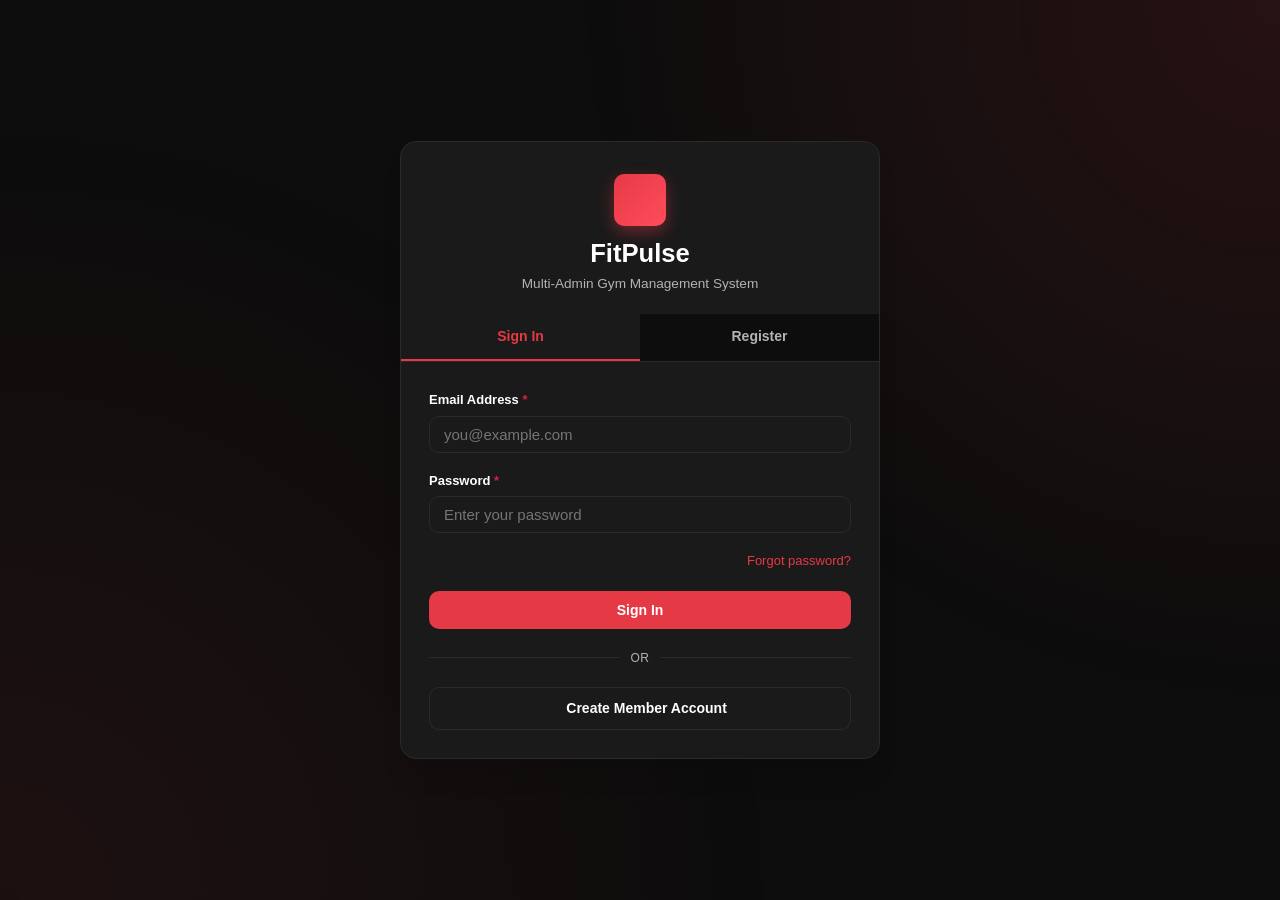
<file: index.html>
<!DOCTYPE html>
<html lang="en">
<head>
  <meta charset="UTF-8">
  <meta name="viewport" content="width=device-width, initial-scale=1.0">
  <meta name="description" content="FitPulse - Multi-Admin Gym Management System">
  <title>FitPulse | Gym Management System</title>
  <link rel="preconnect" href="https://fonts.googleapis.com">
  <link rel="preconnect" href="https://fonts.gstatic.com" crossorigin>
  <link href="https://fonts.googleapis.com/css2?family=Inter:wght@400;600;700&family=Plus+Jakarta+Sans:wght@600;700;800&display=swap" rel="stylesheet">
  <link rel="stylesheet" href="https://cdnjs.cloudflare.com/ajax/libs/font-awesome/6.5.1/css/all.min.css">
  <link rel="stylesheet" href="assets/css/base.css">
  <link rel="stylesheet" href="assets/css/auth.css">
  <style>
    .splash-container {
      display: flex;
      flex-direction: column;
      align-items: center;
      justify-content: center;
      min-height: 100vh;
      text-align: center;
      padding: 24px;
    }
    .splash-logo {
      width: 64px;
      height: 64px;
      background: linear-gradient(135deg, #E63946, #FF4D5A);
      border-radius: 16px;
      display: flex;
      align-items: center;
      justify-content: center;
      font-size: 2rem;
      color: #fff;
      margin-bottom: 20px;
      box-shadow: 0 8px 24px rgba(230, 57, 70, 0.45);
      animation: pulse 2s infinite ease-in-out;
    }
    @keyframes pulse {
      0% { transform: scale(1); }
      50% { transform: scale(1.05); }
      100% { transform: scale(1); }
    }
  </style>
</head>
<body class="auth-page">
  <div class="auth-screen-bg"></div>

  <div class="splash-container">
    <div class="splash-logo">
      <i class="fa-solid fa-dumbbell"></i>
    </div>
    <h1 style="font-size: 1.8rem; margin-bottom: 6px;">FitPulse</h1>
    <p class="text-muted" style="margin-bottom: 24px;">Loading portal...</p>

    <div class="alert-box alert-danger" id="backend-error-box" style="display:none;max-width:480px;">
      <i class="fa-solid fa-triangle-exclamation"></i>
      <span><strong>Cannot reach backend at http://localhost/gym/.</strong> Ensure XAMPP Apache and MySQL are running.</span>
    </div>
  </div>

  <script src="assets/js/core.js"></script>
  <script>
    document.addEventListener('DOMContentLoaded', async () => {
      const { checkSession, redirectToPortal } = window.Core;

      // Handle token queries if forwarded to root
      const params = new URLSearchParams(window.location.search);
      const verify = params.get('verify');
      const reset = params.get('reset');
      if (verify) {
        window.location.href = 'auth/verify-email.html?verify=' + encodeURIComponent(verify);
        return;
      }
      if (reset) {
        window.location.href = 'auth/reset-password.html?reset=' + encodeURIComponent(reset);
        return;
      }

      // Check current session
      const user = await checkSession();
      if (user && user.portal) {
        redirectToPortal(user.portal);
      } else {
        window.location.href = 'auth/login.html';
      }
    });
  </script>
</body>
</html>
</file>
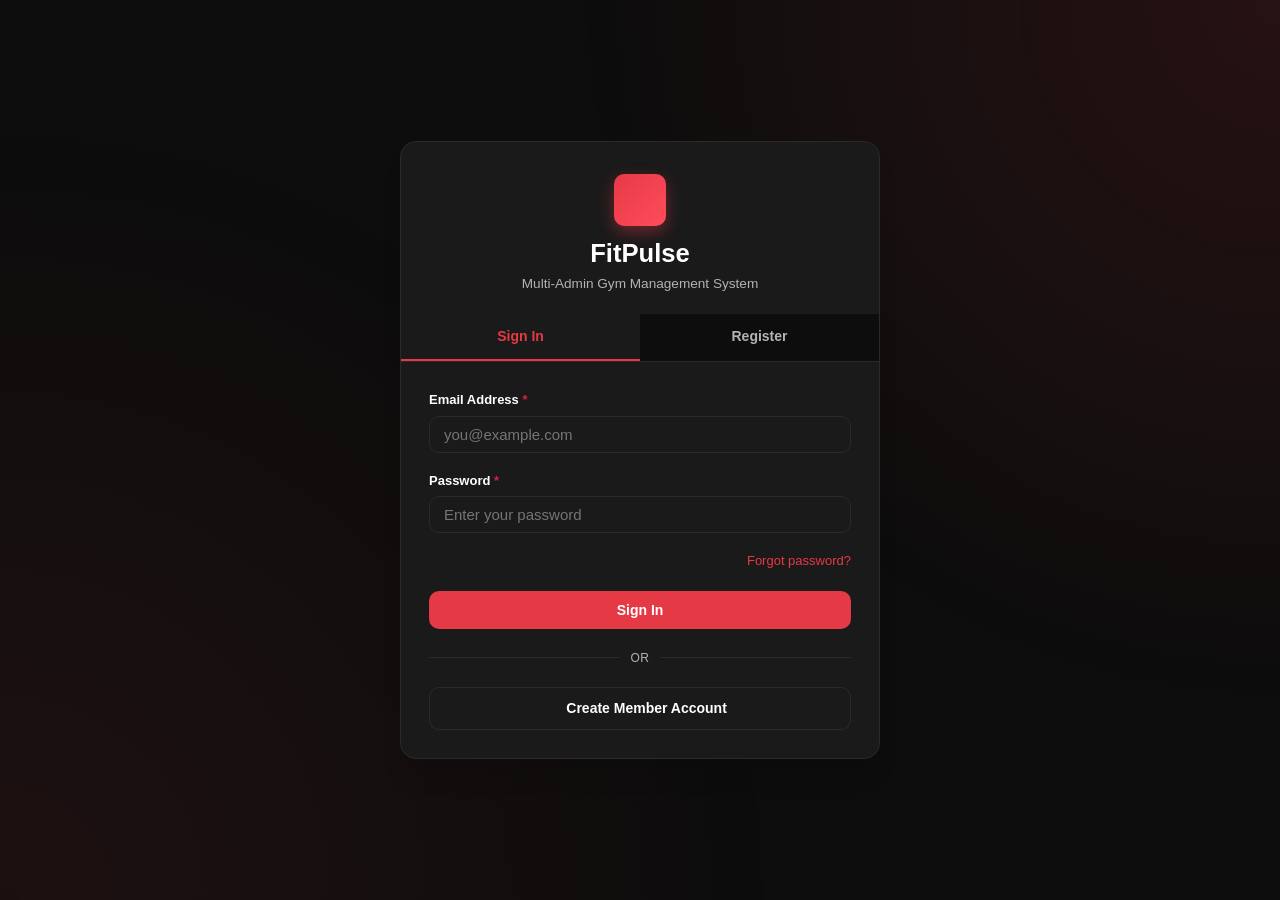
<file: admin/index.html>
<!DOCTYPE html>
<html lang="en">
<head>
  <meta charset="UTF-8">
  <meta name="viewport" content="width=device-width, initial-scale=1.0">
  <title>Admin Portal | FitPulse</title>
  <link rel="preconnect" href="https://fonts.googleapis.com">
  <link rel="preconnect" href="https://fonts.gstatic.com" crossorigin>
  <link href="https://fonts.googleapis.com/css2?family=Inter:wght@300;400;500;600;700&family=Plus+Jakarta+Sans:wght@500;600;700;800&display=swap" rel="stylesheet">
  <link rel="stylesheet" href="https://cdnjs.cloudflare.com/ajax/libs/font-awesome/6.5.1/css/all.min.css">
  <link rel="stylesheet" href="../assets/css/base.css">
</head>
<body>
  <div class="app-layout">
    <!-- SIDEBAR -->
    <aside class="sidebar" id="sidebar">
      <div class="sidebar-brand">
        <div class="brand-logo"><i class="fa-solid fa-dumbbell"></i></div>
        <div class="brand-info">
          <h2>FitPulse</h2>
          <span id="role-badge-display">Admin Portal</span>
        </div>
      </div>

      <nav class="sidebar-nav">
        <ul id="sidebar-menu-list">
          <li class="nav-item active" data-tab="tab-admin-dashboard"><a href="#dashboard"><i class="fa-solid fa-chart-pie"></i><span>Dashboard</span></a></li>
          <li class="nav-item" data-tab="tab-admin-attendance"><a href="#attendance"><i class="fa-solid fa-calendar-check"></i><span>Attendance</span></a></li>
          <li class="nav-item" data-tab="tab-admin-progress"><a href="#progress"><i class="fa-solid fa-heart-pulse"></i><span>Progress</span></a></li>
          <li class="nav-item" data-tab="tab-admin-workouts"><a href="#workouts"><i class="fa-solid fa-person-running"></i><span>Workouts</span></a></li>
          <li class="nav-item" data-tab="tab-admin-diets"><a href="#diets"><i class="fa-solid fa-utensils"></i><span>Diet Plans</span></a></li>
          <li class="nav-item" data-tab="tab-admin-classes"><a href="#classes"><i class="fa-solid fa-calendar-day"></i><span>Classes</span></a></li>
          <li class="nav-item" data-tab="tab-admin-invoices"><a href="#invoices"><i class="fa-solid fa-file-invoice"></i><span>Billing</span></a></li>
          <li class="nav-item" data-tab="tab-admin-payments"><a href="#payments"><i class="fa-solid fa-qrcode"></i><span>QR &amp; Payments</span></a></li>
          <li class="nav-item" data-tab="tab-admin-announcements"><a href="#announcements"><i class="fa-solid fa-bullhorn"></i><span>Announce</span></a></li>
          <li class="nav-item" data-tab="tab-admin-reports"><a href="#reports"><i class="fa-solid fa-chart-pie"></i><span>Reports</span></a></li>
          <li class="nav-item" data-tab="tab-admin-products"><a href="#products"><i class="fa-solid fa-box-open"></i><span>Products</span></a></li>
          <li class="nav-item" data-tab="tab-admin-equipment"><a href="#equipment"><i class="fa-solid fa-dumbbell"></i><span>Equipment</span></a></li>
          <li class="nav-item" data-tab="tab-admin-users"><a href="#users"><i class="fa-solid fa-users"></i><span>My Users</span></a></li>
          <li class="nav-item" data-tab="tab-admin-trainers"><a href="#trainers"><i class="fa-solid fa-user-ninja"></i><span>Trainers</span></a></li>
        </ul>
      </nav>

      <div class="sidebar-user" id="sidebar-user-box" style="display:flex;">
        <div class="user-avatar" id="current-user-avatar">GA</div>
        <div class="user-details">
          <strong id="current-user-name">Gym Admin</strong>
          <span id="current-user-role-label">Admin Portal</span>
        </div>
        <button class="btn-icon-logout" id="btn-logout" title="Sign out">
          <i class="fa-solid fa-right-from-bracket"></i>
        </button>
      </div>
    </aside>

    <!-- MAIN WRAPPER -->
    <div class="main-wrapper">
      <header class="topbar">
        <div class="topbar-left">
          <button class="menu-toggle" id="menu-toggle" aria-label="Toggle Navigation">
            <i class="fa-solid fa-bars"></i>
          </button>
        </div>
        <div class="topbar-right">
          <button class="theme-toggle" title="Toggle theme"><i class="fa-solid fa-sun"></i></button>
          <div class="role-switcher-pill">
            <span class="role-label">Portal:</span>
            <span id="active-role-label" class="badge badge-blue">Admin</span>
          </div>
        </div>
      </header>

      <main class="content-container">
        <!-- 1. DASHBOARD -->
        <section id="tab-admin-dashboard" class="tab-content active">
          <div class="page-header">
            <div>
              <h1 class="page-title" id="admin-dash-title">Admin Dashboard</h1>
              <p class="page-subtitle">Manage your gym, products, users and trainers.</p>
            </div>
            <div class="header-actions">
              <button class="btn btn-outline" id="btn-admin-profile"><i class="fa-solid fa-pen-to-square"></i> My Gym Profile</button>
            </div>
          </div>
          <div class="metrics-grid" id="admin-metrics-grid"></div>
        </section>

        <!-- 2. ATTENDANCE -->
        <section id="tab-admin-attendance" class="tab-content">
          <div class="page-header">
            <div>
              <h1 class="page-title">Member Attendance</h1>
              <p class="page-subtitle">Daily check-ins and attendance log for your gym.</p>
            </div>
            <div class="header-actions">
              <button class="btn btn-primary" id="btn-admin-checkin"><i class="fa-solid fa-fingerprint"></i> Check In Member</button>
            </div>
          </div>
          <div class="metrics-grid" id="admin-att-stats-grid"></div>

          <!-- QR Scanner Panel -->
          <div class="panel" style="margin-bottom:24px;">
            <div class="panel-header">
              <div class="panel-title-group">
                <h3><i class="fa-solid fa-qrcode text-orange"></i> QR Code Scanner</h3>
              </div>
            </div>
            <div class="panel-body">
              <div class="scanner-container" id="qr-scanner-container">
                <video id="qr-video" style="width:100%;max-width:400px;border-radius:8px;display:none;" autoplay playsinline></video>
                <div id="qr-result" class="qr-result"></div>
                <div style="display:flex;gap:8px;margin-top:12px;">
                  <button class="btn btn-primary" id="btn-start-scanner"><i class="fa-solid fa-camera"></i> Start Scanner</button>
                  <button class="btn btn-outline" id="btn-stop-scanner" style="display:none;"><i class="fa-solid fa-stop"></i> Stop Scanner</button>
                  <input type="text" id="manual-member-code" class="form-control" placeholder="Or enter member code manually" style="max-width:250px;">
                  <button class="btn btn-secondary" id="btn-manual-checkin"><i class="fa-solid fa-check"></i> Check In</button>
                </div>
              </div>
            </div>
          </div>

          <div class="panel">
            <div class="panel-header">
              <div class="panel-title-group">
                <h3><i class="fa-solid fa-calendar-check text-orange"></i> Check-in Log</h3>
              </div>
              <div style="display:flex;gap:8px;flex-wrap:wrap;">
                <input type="date" id="admin-att-date" class="form-control filter-input">
                <select id="admin-att-user" class="form-select filter-select"></select>
              </div>
            </div>
            <div class="panel-body p-0">
              <div class="table-responsive">
                <table class="data-table">
                  <thead>
                    <tr>
                      <th>Member</th>
                      <th>Member Code</th>
                      <th>Checked In</th>
                      <th>Via</th>
                    </tr>
                  </thead>
                  <tbody id="admin-attendance-tbody"></tbody>
                </table>
              </div>
            </div>
          </div>
        </section>

        <!-- 3. PROGRESS -->
        <section id="tab-admin-progress" class="tab-content">
          <div class="page-header">
            <div>
              <h1 class="page-title">Fitness Progress</h1>
              <p class="page-subtitle">Track weight, body fat and measurements for each member.</p>
            </div>
            <div class="header-actions">
              <button class="btn btn-primary" id="btn-add-progress"><i class="fa-solid fa-plus"></i> Add Record</button>
            </div>
          </div>
          <div class="panel">
            <div class="panel-header">
              <div class="panel-title-group">
                <h3><i class="fa-solid fa-heart-pulse text-orange"></i> Select Member</h3>
              </div>
              <select id="admin-progress-user" class="form-select filter-select"></select>
            </div>
            <div class="panel-body">
              <div class="metrics-grid" id="admin-progress-summary"></div>
            </div>
            <div class="panel-body p-0">
              <div class="table-responsive">
                <table class="data-table">
                  <thead>
                    <tr>
                      <th>Date</th><th>Weight</th><th>Body Fat</th><th>BMI</th><th>Chest</th><th>Waist</th><th>Arms</th><th>Notes</th><th class="text-right">Actions</th>
                    </tr>
                  </thead>
                  <tbody id="admin-progress-tbody"></tbody>
                </table>
              </div>
            </div>
          </div>
        </section>

        <!-- 4. WORKOUTS -->
        <section id="tab-admin-workouts" class="tab-content">
          <div class="page-header">
            <div>
              <h1 class="page-title">Workout Plans</h1>
              <p class="page-subtitle">Build routines with exercises and assign them to members.</p>
            </div>
            <div class="header-actions">
              <button class="btn btn-primary" id="btn-add-workout"><i class="fa-solid fa-plus"></i> New Workout Plan</button>
            </div>
          </div>
          <div class="plans-grid admin-plans-grid" id="admin-workouts-grid"></div>
        </section>

        <!-- 5. DIET PLANS -->
        <section id="tab-admin-diets" class="tab-content">
          <div class="page-header">
            <div>
              <h1 class="page-title">Diet / Nutrition Plans</h1>
              <p class="page-subtitle">Create meal plans and assign them to members.</p>
            </div>
            <div class="header-actions">
              <button class="btn btn-primary" id="btn-add-diet"><i class="fa-solid fa-plus"></i> New Diet Plan</button>
            </div>
          </div>
          <div class="plans-grid admin-plans-grid" id="admin-diets-grid"></div>
        </section>

        <!-- 6. CLASSES -->
        <section id="tab-admin-classes" class="tab-content">
          <div class="page-header">
            <div>
              <h1 class="page-title">Group Classes</h1>
              <p class="page-subtitle">Schedule classes, set capacity and manage bookings.</p>
            </div>
            <div class="header-actions">
              <button class="btn btn-primary" id="btn-add-class"><i class="fa-solid fa-plus"></i> New Class</button>
            </div>
          </div>
          <div class="plans-grid admin-plans-grid" id="admin-classes-grid"></div>
        </section>

        <!-- 7. BILLING & INVOICES -->
        <section id="tab-admin-invoices" class="tab-content">
          <div class="page-header">
            <div>
              <h1 class="page-title">Billing &amp; Invoices</h1>
              <p class="page-subtitle">Issue invoices to members and record payments.</p>
            </div>
            <div class="header-actions">
              <button class="btn btn-primary" id="btn-add-invoice"><i class="fa-solid fa-plus"></i> New Invoice</button>
            </div>
          </div>
          <div class="metrics-grid" id="admin-invoice-stats"></div>
          <div class="panel">
            <div class="panel-header">
              <div class="panel-title-group">
                <h3><i class="fa-solid fa-file-invoice text-orange"></i> All Invoices</h3>
              </div>
            </div>
            <div class="panel-body p-0">
              <div class="table-responsive">
                <table class="data-table">
                  <thead>
                    <tr>
                      <th>Invoice No</th><th>Member</th><th>Title</th><th>Amount</th><th>Paid</th><th>Status</th><th>Due</th><th class="text-right">Actions</th>
                    </tr>
                  </thead>
                  <tbody id="admin-invoices-tbody"></tbody>
                </table>
              </div>
            </div>
          </div>
        </section>

        <!-- QR & PAYMENTS -->
        <section id="tab-admin-payments" class="tab-content">
          <div class="page-header">
            <div>
              <h1 class="page-title">QR Methods &amp; Payment Verifications</h1>
              <p class="page-subtitle">Set up gym payment QR codes (eSewa, Khalti, Fonepay) and verify member transfer proofs.</p>
            </div>
            <div class="header-actions">
              <button class="btn btn-primary" id="btn-add-qr-method"><i class="fa-solid fa-plus"></i> Add QR Method</button>
            </div>
          </div>

          <!-- Active QR Methods -->
          <div class="panel" style="margin-bottom:24px;">
            <div class="panel-header">
              <div class="panel-title-group">
                <h3><i class="fa-solid fa-qrcode text-orange"></i> Configured QR Payment Methods</h3>
              </div>
            </div>
            <div class="panel-body">
              <div class="metrics-grid" id="admin-qr-methods-grid"></div>
            </div>
          </div>

          <!-- Pending Member Submissions -->
          <div class="panel">
            <div class="panel-header">
              <div class="panel-title-group">
                <h3><i class="fa-solid fa-receipt text-orange"></i> Member Payment Submissions</h3>
                <span id="admin-pending-payments-count" class="badge badge-neutral" style="margin-left:10px;">0 Pending</span>
              </div>
            </div>
            <div class="panel-body p-0">
              <div class="table-responsive">
                <table class="data-table">
                  <thead>
                    <tr>
                      <th>Invoice No</th><th>Member</th><th>Amount</th><th>Method</th><th>Txn / Ref ID</th><th>Proof</th><th>Status</th><th>Submitted</th><th class="text-right">Actions</th>
                    </tr>
                  </thead>
                  <tbody id="admin-payments-tbody"></tbody>
                </table>
              </div>
            </div>
          </div>
        </section>

        <!-- 8. ANNOUNCEMENTS -->
        <section id="tab-admin-announcements" class="tab-content">
          <div class="page-header">
            <div>
              <h1 class="page-title">Announcements</h1>
              <p class="page-subtitle">Post gym-wide news. Members following your gym get notified.</p>
            </div>
            <div class="header-actions">
              <button class="btn btn-primary" id="btn-add-announcement"><i class="fa-solid fa-bullhorn"></i> New Announcement</button>
            </div>
          </div>
          <div class="announcements-list" id="admin-announcements-list"></div>
        </section>

        <!-- 9. REPORTS & ANALYTICS -->
        <section id="tab-admin-reports" class="tab-content">
          <div class="page-header">
            <div>
              <h1 class="page-title">Reports &amp; Analytics</h1>
              <p class="page-subtitle">Revenue, member growth, attendance and class occupancy.</p>
            </div>
            <div class="header-actions">
              <button class="btn btn-outline" id="btn-csv-revenue"><i class="fa-solid fa-download"></i> Revenue CSV</button>
              <button class="btn btn-outline" id="btn-csv-attendance"><i class="fa-solid fa-download"></i> Attendance CSV</button>
            </div>
          </div>
          <div class="metrics-grid" id="admin-reports-kpis"></div>
          <div class="charts-grid">
            <div class="panel">
              <div class="panel-header"><h3><i class="fa-solid fa-chart-line text-orange"></i> Monthly Revenue</h3></div>
              <div class="panel-body"><canvas id="chart-revenue" height="220"></canvas></div>
            </div>
            <div class="panel">
              <div class="panel-header"><h3><i class="fa-solid fa-chart-column text-orange"></i> Attendance (last 14 days)</h3></div>
              <div class="panel-body"><canvas id="chart-attendance" height="220"></canvas></div>
            </div>
            <div class="panel">
              <div class="panel-header"><h3><i class="fa-solid fa-chart-bar text-orange"></i> Member Growth</h3></div>
              <div class="panel-body"><canvas id="chart-members" height="220"></canvas></div>
            </div>
            <div class="panel">
              <div class="panel-header"><h3><i class="fa-solid fa-table text-orange"></i> Class Occupancy</h3></div>
              <div class="panel-body p-0">
                <div class="table-responsive">
                  <table class="data-table">
                    <thead><tr><th>Class</th><th>Schedule</th><th>Capacity</th><th>Booked</th><th>Fill</th></tr></thead>
                    <tbody id="admin-reports-classes-tbody"></tbody>
                  </table>
                </div>
              </div>
            </div>
          </div>
        </section>

        <!-- 10. PRODUCTS -->
        <section id="tab-admin-products" class="tab-content">
          <div class="page-header">
            <div>
              <h1 class="page-title">Products</h1>
              <p class="page-subtitle">Supplements, merchandise, memberships and services sold at your gym.</p>
            </div>
            <div class="header-actions">
              <button class="btn btn-primary" id="btn-add-product"><i class="fa-solid fa-plus"></i> Add Product</button>
            </div>
          </div>
          <div class="panel">
            <div class="panel-header">
              <div class="panel-title-group">
                <h3><i class="fa-solid fa-box-open text-orange"></i> Your Products</h3>
              </div>
              <select id="admin-product-cat-filter" class="form-select filter-select">
                <option value="all">All Categories</option>
                <option>Supplement</option>
                <option>Merchandise</option>
                <option>Membership</option>
                <option>Service</option>
              </select>
            </div>
            <div class="panel-body p-0">
              <div class="table-responsive">
                <table class="data-table">
                  <thead>
                    <tr>
                      <th>Product</th>
                      <th>Category</th>
                      <th>Price</th>
                      <th>Stock</th>
                      <th>Status</th>
                      <th>Added</th>
                      <th class="text-right">Actions</th>
                    </tr>
                  </thead>
                  <tbody id="admin-products-tbody"></tbody>
                </table>
              </div>
            </div>
          </div>
        </section>

        <!-- 11. EQUIPMENT -->
        <section id="tab-admin-equipment" class="tab-content">
          <div class="page-header">
            <div>
              <h1 class="page-title">Gym Equipment</h1>
              <p class="page-subtitle">Machines, tools and facilities at your gym.</p>
            </div>
            <div class="header-actions">
              <button class="btn btn-primary" id="btn-add-equipment"><i class="fa-solid fa-plus"></i> Add Equipment</button>
            </div>
          </div>
          <div class="panel">
            <div class="panel-header">
              <div class="panel-title-group">
                <h3><i class="fa-solid fa-dumbbell text-orange"></i> Your Equipment</h3>
              </div>
            </div>
            <div class="panel-body p-0">
              <div class="table-responsive">
                <table class="data-table">
                  <thead>
                    <tr>
                      <th>Equipment</th>
                      <th>Category</th>
                      <th>Qty</th>
                      <th>Status</th>
                      <th>Added</th>
                      <th class="text-right">Actions</th>
                    </tr>
                  </thead>
                  <tbody id="admin-equipment-tbody"></tbody>
                </table>
              </div>
            </div>
          </div>
        </section>

        <!-- 12. USERS -->
        <section id="tab-admin-users" class="tab-content">
          <div class="page-header">
            <div>
              <h1 class="page-title">My Users</h1>
              <p class="page-subtitle">Users registered under your gym. You can create accounts for them.</p>
            </div>
            <div class="header-actions">
              <button class="btn btn-primary" id="btn-add-admin-user"><i class="fa-solid fa-user-plus"></i> Add User</button>
            </div>
          </div>
          <div class="panel">
            <div class="panel-header">
              <div class="panel-title-group">
                <h3><i class="fa-solid fa-users text-orange"></i> Gym Users</h3>
              </div>
              <input type="text" id="admin-user-search" class="form-control filter-input" placeholder="Search name, email...">
            </div>
            <div class="panel-body p-0">
              <div class="table-responsive">
                <table class="data-table">
                  <thead>
                    <tr>
                      <th>User</th>
                      <th>Email</th>
                      <th>Phone</th>
                      <th>Goal</th>
                      <th>Joined</th>
                      <th class="text-right">Actions</th>
                    </tr>
                  </thead>
                  <tbody id="admin-users-tbody"></tbody>
                </table>
              </div>
            </div>
          </div>
        </section>

        <!-- 13. TRAINERS -->
        <section id="tab-admin-trainers" class="tab-content">
          <div class="page-header">
            <div>
              <h1 class="page-title">My Trainers</h1>
              <p class="page-subtitle">Trainers get their own login to track their gym, schedule and clients.</p>
            </div>
            <div class="header-actions">
              <button class="btn btn-primary" id="btn-add-admin-trainer"><i class="fa-solid fa-user-plus"></i> Add Trainer</button>
            </div>
          </div>
          <div class="panel">
            <div class="panel-header">
              <div class="panel-title-group">
                <h3><i class="fa-solid fa-users text-orange"></i> Gym Trainers</h3>
              </div>
            </div>
            <div class="panel-body p-0">
              <div class="table-responsive">
                <table class="data-table">
                  <thead>
                    <tr>
                      <th>Trainer</th>
                      <th>Login Email</th>
                      <th>Specialization</th>
                      <th>Experience</th>
                      <th>Salary</th>
                      <th>Status</th>
                      <th class="text-right">Actions</th>
                    </tr>
                  </thead>
                  <tbody id="admin-trainers-tbody"></tbody>
                </table>
              </div>
            </div>
          </div>
        </section>
      </main>
    </div>
  </div>

  <!-- ==================== MODALS ==================== -->

  <!-- MODAL: ADMIN PROFILE -->
  <div class="modal-overlay" id="modal-admin-profile">
    <div class="modal modal-lg">
      <div class="modal-header">
        <h3>Gym Profile &amp; Branding</h3>
        <button class="modal-close" data-close="modal-admin-profile">&times;</button>
      </div>
      <form id="form-admin-profile">
        <div class="modal-body">
          <div class="form-group">
            <label for="ap-gym-name">Gym Name</label>
            <input type="text" id="ap-gym-name" class="form-control" placeholder="e.g. FitPulse Central">
          </div>
          <div class="form-group">
            <label>Gym Logo</label>
            <input type="file" id="ap-logo-file" class="form-control" accept="image/*">
            <input type="hidden" id="ap-logo">
            <span class="text-muted text-sm" id="ap-logo-preview-label" style="display:flex;align-items:center;gap:10px;margin-top:8px;"></span>
          </div>
          <div class="form-row">
            <div class="form-group col-6">
              <label for="ap-phone">Phone</label>
              <input type="text" id="ap-phone" class="form-control" placeholder="+977 98XXXXXXXX">
            </div>
            <div class="form-group col-6">
              <label for="ap-address">Address</label>
              <input type="text" id="ap-address" class="form-control" placeholder="e.g. New Baneshwor, Kathmandu">
            </div>
          </div>
          <div class="form-group">
            <label for="ap-description">Description</label>
            <textarea id="ap-description" class="form-control" rows="3" placeholder="Tell members about your gym..."></textarea>
          </div>
        </div>
        <div class="modal-footer">
          <button type="button" class="btn btn-outline" data-close="modal-admin-profile">Cancel</button>
          <button type="submit" class="btn btn-primary">Save Profile</button>
        </div>
      </form>
    </div>
  </div>

  <!-- MODAL: PRODUCT -->
  <div class="modal-overlay" id="modal-product">
    <div class="modal">
      <div class="modal-header">
        <h3 id="modal-product-title">Add Product</h3>
        <button class="modal-close" data-close="modal-product">&times;</button>
      </div>
      <form id="form-product">
        <div class="modal-body">
          <input type="hidden" id="product-id">
          <div class="form-group">
            <label for="product-name">Product Name <span class="text-rose">*</span></label>
            <input type="text" id="product-name" class="form-control" required>
          </div>
          <div class="form-row">
            <div class="form-group col-6">
              <label for="product-category">Category</label>
              <select id="product-category" class="form-select">
                <option>Supplement</option>
                <option>Merchandise</option>
                <option>Membership</option>
                <option>Service</option>
              </select>
            </div>
            <div class="form-group col-6">
              <label for="product-price">Price (NPR) <span class="text-rose">*</span></label>
              <input type="number" step="0.01" id="product-price" class="form-control" required>
            </div>
          </div>
          <div class="form-row">
            <div class="form-group col-6">
              <label for="product-stock">Stock Quantity</label>
              <input type="number" id="product-stock" class="form-control" value="1" min="0">
            </div>
            <div class="form-group col-6">
              <label for="product-status">Status</label>
              <select id="product-status" class="form-select">
                <option value="active">Active</option>
                <option value="inactive">Inactive</option>
              </select>
            </div>
          </div>
          <div class="form-group">
            <label for="product-image">Image URL</label>
            <input type="url" id="product-image" class="form-control" placeholder="https://...">
          </div>
          <div class="form-group">
            <label for="product-desc">Description</label>
            <textarea id="product-desc" class="form-control" rows="2"></textarea>
          </div>
        </div>
        <div class="modal-footer">
          <button type="button" class="btn btn-outline" data-close="modal-product">Cancel</button>
          <button type="submit" class="btn btn-primary">Save Product</button>
        </div>
      </form>
    </div>
  </div>

  <!-- MODAL: USER -->
  <div class="modal-overlay" id="modal-user">
    <div class="modal">
      <div class="modal-header">
        <h3 id="modal-user-title">Add User</h3>
        <button class="modal-close" data-close="modal-user">&times;</button>
      </div>
      <form id="form-user">
        <div class="modal-body">
          <input type="hidden" id="user-id">
          <div class="form-group">
            <label for="user-name">Full Name <span class="text-rose">*</span></label>
            <input type="text" id="user-name" class="form-control" required>
          </div>
          <div class="form-row">
            <div class="form-group col-6">
              <label for="user-email">Email <span class="text-rose">*</span></label>
              <input type="email" id="user-email" class="form-control" required>
            </div>
            <div class="form-group col-6">
              <label for="user-pass">Password</label>
              <div class="password-field">
                <input type="password" id="user-pass" class="form-control" placeholder="Min. 6 characters">
                <button type="button" class="password-toggle" onclick="togglePassword('user-pass', this)" tabindex="-1">
                  <i class="fa-solid fa-eye"></i>
                </button>
              </div>
            </div>
          </div>
          <div class="form-row">
            <div class="form-group col-6">
              <label for="user-phone">Phone</label>
              <input type="text" id="user-phone" class="form-control" placeholder="+977 98XXXXXXXX">
            </div>
            <div class="form-group col-6">
              <label for="user-goal">Goal</label>
              <select id="user-goal" class="form-select">
                <option value="">Select goal...</option>
                <option>Weight Loss &amp; Cardio</option>
                <option>Muscle Hypertrophy</option>
                <option>Flexibility &amp; Core</option>
                <option>General Fitness</option>
              </select>
            </div>
          </div>
        </div>
        <div class="modal-footer">
          <button type="button" class="btn btn-outline" data-close="modal-user">Cancel</button>
          <button type="submit" class="btn btn-primary">Save User</button>
        </div>
      </form>
    </div>
  </div>

  <!-- MODAL: TRAINER -->
  <div class="modal-overlay" id="modal-trainer">
    <div class="modal modal-lg">
      <div class="modal-header">
        <h3 id="modal-trainer-title">Add Trainer</h3>
        <button class="modal-close" data-close="modal-trainer">&times;</button>
      </div>
      <form id="form-trainer">
        <div class="modal-body">
          <input type="hidden" id="trainer-id">
          <div class="form-group">
            <label for="trainer-name">Full Name <span class="text-rose">*</span></label>
            <input type="text" id="trainer-name" class="form-control" required>
          </div>
          <div class="form-row">
            <div class="form-group col-6">
              <label for="trainer-email">Login Email <span class="text-rose">*</span></label>
              <input type="email" id="trainer-email" class="form-control" required>
            </div>
            <div class="form-group col-6">
              <label for="trainer-pass">Password <span class="text-rose">*</span></label>
              <div class="password-field">
                <input type="password" id="trainer-pass" class="form-control" placeholder="Min. 6 characters">
                <button type="button" class="password-toggle" onclick="togglePassword('trainer-pass', this)" tabindex="-1">
                  <i class="fa-solid fa-eye"></i>
                </button>
              </div>
            </div>
          </div>
          <div class="form-row">
            <div class="form-group col-6">
              <label for="trainer-spec">Specialization</label>
              <input type="text" id="trainer-spec" class="form-control" placeholder="e.g. Strength &amp; Conditioning">
            </div>
            <div class="form-group col-6">
              <label for="trainer-exp">Experience (years)</label>
              <input type="number" id="trainer-exp" class="form-control" value="1" min="0">
            </div>
          </div>
          <div class="form-row">
            <div class="form-group col-6">
              <label for="trainer-phone">Phone</label>
              <input type="text" id="trainer-phone" class="form-control">
            </div>
            <div class="form-group col-6">
              <label for="trainer-salary">Monthly Salary (NPR)</label>
              <input type="number" step="0.01" id="trainer-salary" class="form-control" value="0">
            </div>
          </div>
          <div class="form-group">
            <label for="trainer-certs">Certifications</label>
            <input type="text" id="trainer-certs" class="form-control" placeholder="e.g. ACE Certified, CPR">
          </div>
          <div class="form-group">
            <label for="trainer-status">Status</label>
            <select id="trainer-status" class="form-select">
              <option value="active">Active</option>
              <option value="inactive">Inactive</option>
            </select>
          </div>
        </div>
        <div class="modal-footer">
          <button type="button" class="btn btn-outline" data-close="modal-trainer">Cancel</button>
          <button type="submit" class="btn btn-primary">Save Trainer</button>
        </div>
      </form>
    </div>
  </div>

  <!-- MODAL: EQUIPMENT -->
  <div class="modal-overlay" id="modal-equipment">
    <div class="modal">
      <div class="modal-header">
        <h3 id="modal-equipment-title">Add Equipment</h3>
        <button class="modal-close" data-close="modal-equipment">&times;</button>
      </div>
      <form id="form-equipment">
        <div class="modal-body">
          <input type="hidden" id="equipment-id">
          <div class="form-group">
            <label for="equipment-name">Name <span class="text-rose">*</span></label>
            <input type="text" id="equipment-name" class="form-control" required>
          </div>
          <div class="form-row">
            <div class="form-group col-6">
              <label for="equipment-category">Category</label>
              <input type="text" id="equipment-category" class="form-control" placeholder="Cardio, Strength...">
            </div>
            <div class="form-group col-6">
              <label for="equipment-quantity">Quantity</label>
              <input type="number" id="equipment-quantity" class="form-control" value="1" min="1">
            </div>
          </div>
          <div class="form-group">
            <label for="equipment-status">Status</label>
            <select id="equipment-status" class="form-select">
              <option value="active">Active / Operational</option>
              <option value="inactive">Under Maintenance</option>
            </select>
          </div>
          <div class="form-group">
            <label for="equipment-desc">Description</label>
            <textarea id="equipment-desc" class="form-control" rows="2"></textarea>
          </div>
        </div>
        <div class="modal-footer">
          <button type="button" class="btn btn-outline" data-close="modal-equipment">Cancel</button>
          <button type="submit" class="btn btn-primary">Save Equipment</button>
        </div>
      </form>
    </div>
  </div>

  <!-- MODAL: CHECK-IN -->
  <div class="modal-overlay" id="modal-checkin">
    <div class="modal">
      <div class="modal-header">
        <h3>Record Check-in</h3>
        <button class="modal-close" data-close="modal-checkin">&times;</button>
      </div>
      <div class="modal-body">
        <div class="form-group">
          <label for="checkin-code">Member Code</label>
          <input type="text" id="checkin-code" class="form-control" placeholder="Scan or type member code (e.g. FP-1024)">
        </div>
        <div class="auth-divider"><span>or select member</span></div>
        <div class="form-group">
          <label for="checkin-user">Member</label>
          <select id="checkin-user" class="form-select"></select>
        </div>
      </div>
      <div class="modal-footer">
        <button type="button" class="btn btn-outline" data-close="modal-checkin">Cancel</button>
        <button type="button" class="btn btn-primary" id="btn-do-checkin"><i class="fa-solid fa-fingerprint"></i> Check In</button>
      </div>
    </div>
  </div>

  <!-- MODAL: PROGRESS -->
  <div class="modal-overlay" id="modal-progress">
    <div class="modal modal-lg">
      <div class="modal-header">
        <h3 id="modal-progress-title">Add Progress Record</h3>
        <button class="modal-close" data-close="modal-progress">&times;</button>
      </div>
      <form id="form-progress">
        <div class="modal-body">
          <input type="hidden" id="progress-id">
          <div class="form-row">
            <div class="form-group col-6">
              <label for="progress-user">Member <span class="text-rose">*</span></label>
              <select id="progress-user" class="form-select" required></select>
            </div>
            <div class="form-group col-6">
              <label for="progress-date">Date <span class="text-rose">*</span></label>
              <input type="date" id="progress-date" class="form-control" required>
            </div>
          </div>
          <div class="form-row">
            <div class="form-group col-4">
              <label for="progress-weight">Weight (kg)</label>
              <input type="number" step="0.1" id="progress-weight" class="form-control">
            </div>
            <div class="form-group col-4">
              <label for="progress-bodyfat">Body Fat (%)</label>
              <input type="number" step="0.1" id="progress-bodyfat" class="form-control">
            </div>
            <div class="form-group col-4">
              <label for="progress-bmi">BMI</label>
              <input type="number" step="0.1" id="progress-bmi" class="form-control">
            </div>
          </div>
          <div class="form-row">
            <div class="form-group col-4">
              <label for="progress-chest">Chest (cm)</label>
              <input type="number" step="0.1" id="progress-chest" class="form-control">
            </div>
            <div class="form-group col-4">
              <label for="progress-waist">Waist (cm)</label>
              <input type="number" step="0.1" id="progress-waist" class="form-control">
            </div>
            <div class="form-group col-4">
              <label for="progress-arms">Arms (cm)</label>
              <input type="number" step="0.1" id="progress-arms" class="form-control">
            </div>
          </div>
          <div class="form-group">
            <label for="progress-notes">Notes / Observations</label>
            <textarea id="progress-notes" class="form-control" rows="2"></textarea>
          </div>
        </div>
        <div class="modal-footer">
          <button type="button" class="btn btn-outline" data-close="modal-progress">Cancel</button>
          <button type="submit" class="btn btn-primary">Save Progress</button>
        </div>
      </form>
    </div>
  </div>

  <!-- MODAL: WORKOUT PLAN -->
  <div class="modal-overlay" id="modal-workout">
    <div class="modal modal-lg">
      <div class="modal-header">
        <h3 id="modal-workout-title">New Workout Plan</h3>
        <button class="modal-close" data-close="modal-workout">&times;</button>
      </div>
      <form id="form-workout">
        <div class="modal-body">
          <input type="hidden" id="workout-id">
          <div class="form-group">
            <label for="workout-title">Plan Title <span class="text-rose">*</span></label>
            <input type="text" id="workout-title" class="form-control" placeholder="e.g. 4-Day Hypertrophy Split" required>
          </div>
          <div class="form-row">
            <div class="form-group col-4">
              <label for="workout-days">Days / Week</label>
              <input type="number" id="workout-days" class="form-control" value="3" min="1" max="7">
            </div>
            <div class="form-group col-4">
              <label for="workout-difficulty">Difficulty</label>
              <select id="workout-difficulty" class="form-select">
                <option>Beginner</option>
                <option>Intermediate</option>
                <option>Advanced</option>
              </select>
            </div>
            <div class="form-group col-4">
              <label for="workout-status">Status</label>
              <select id="workout-status" class="form-select">
                <option value="active">Active</option>
                <option value="inactive">Inactive</option>
              </select>
            </div>
          </div>
          <div class="form-group">
            <label for="workout-desc">Description</label>
            <textarea id="workout-desc" class="form-control" rows="2"></textarea>
          </div>

          <div style="display:flex;justify-content:space-between;align-items:center;margin:16px 0 8px;">
            <h4>Exercises</h4>
            <button type="button" class="btn btn-outline btn-sm" id="btn-add-exercise-row"><i class="fa-solid fa-plus"></i> Add Exercise</button>
          </div>
          <div id="workout-exercises-rows"></div>
        </div>
        <div class="modal-footer">
          <button type="button" class="btn btn-outline" data-close="modal-workout">Cancel</button>
          <button type="submit" class="btn btn-primary">Save Plan</button>
        </div>
      </form>
    </div>
  </div>

  <!-- MODAL: ASSIGN WORKOUT -->
  <div class="modal-overlay" id="modal-assign-workout">
    <div class="modal">
      <div class="modal-header">
        <h3>Assign Workout Plan</h3>
        <button class="modal-close" data-close="modal-assign-workout">&times;</button>
      </div>
      <form id="form-assign-workout">
        <div class="modal-body">
          <input type="hidden" id="assign-workout-id">
          <p style="margin-bottom:12px;">Assign <strong id="assign-workout-title">Plan</strong> to members:</p>
          <div id="assign-workout-members" style="max-height:260px;overflow-y:auto;"></div>
        </div>
        <div class="modal-footer">
          <button type="button" class="btn btn-outline" data-close="modal-assign-workout">Cancel</button>
          <button type="submit" class="btn btn-primary">Save Assignments</button>
        </div>
      </form>
    </div>
  </div>

  <!-- MODAL: DIET PLAN -->
  <div class="modal-overlay" id="modal-diet">
    <div class="modal modal-lg">
      <div class="modal-header">
        <h3 id="modal-diet-title">New Diet Plan</h3>
        <button class="modal-close" data-close="modal-diet">&times;</button>
      </div>
      <form id="form-diet">
        <div class="modal-body">
          <input type="hidden" id="diet-id">
          <div class="form-group">
            <label for="diet-title">Plan Title <span class="text-rose">*</span></label>
            <input type="text" id="diet-title" class="form-control" placeholder="e.g. High Protein Cutting Plan" required>
          </div>
          <div class="form-row">
            <div class="form-group col-4">
              <label for="diet-calories">Target Calories (kcal)</label>
              <input type="number" id="diet-calories" class="form-control" value="2000">
            </div>
            <div class="form-group col-4">
              <label for="diet-goal">Goal</label>
              <input type="text" id="diet-goal" class="form-control" placeholder="e.g. Weight Loss">
            </div>
            <div class="form-group col-4">
              <label for="diet-status">Status</label>
              <select id="diet-status" class="form-select">
                <option value="active">Active</option>
                <option value="inactive">Inactive</option>
              </select>
            </div>
          </div>
          <div class="form-group">
            <label for="diet-desc">Description</label>
            <textarea id="diet-desc" class="form-control" rows="2"></textarea>
          </div>

          <div style="display:flex;justify-content:space-between;align-items:center;margin:16px 0 8px;">
            <h4>Meals</h4>
            <button type="button" class="btn btn-outline btn-sm" id="btn-add-meal-row"><i class="fa-solid fa-plus"></i> Add Meal</button>
          </div>
          <div id="diet-meals-rows"></div>
        </div>
        <div class="modal-footer">
          <button type="button" class="btn btn-outline" data-close="modal-diet">Cancel</button>
          <button type="submit" class="btn btn-primary">Save Diet Plan</button>
        </div>
      </form>
    </div>
  </div>

  <!-- MODAL: ASSIGN DIET -->
  <div class="modal-overlay" id="modal-assign-diet">
    <div class="modal">
      <div class="modal-header">
        <h3>Assign Diet Plan</h3>
        <button class="modal-close" data-close="modal-assign-diet">&times;</button>
      </div>
      <form id="form-assign-diet">
        <div class="modal-body">
          <input type="hidden" id="assign-diet-id">
          <p style="margin-bottom:12px;">Assign <strong id="assign-diet-title">Plan</strong> to members:</p>
          <div id="assign-diet-members" style="max-height:260px;overflow-y:auto;"></div>
        </div>
        <div class="modal-footer">
          <button type="button" class="btn btn-outline" data-close="modal-assign-diet">Cancel</button>
          <button type="submit" class="btn btn-primary">Save Assignments</button>
        </div>
      </form>
    </div>
  </div>

  <!-- MODAL: CLASS -->
  <div class="modal-overlay" id="modal-class">
    <div class="modal modal-lg">
      <div class="modal-header">
        <h3 id="modal-class-title">New Class</h3>
        <button class="modal-close" data-close="modal-class">&times;</button>
      </div>
      <form id="form-class">
        <div class="modal-body">
          <input type="hidden" id="class-id">
          <div class="form-group">
            <label for="class-name">Class Name <span class="text-rose">*</span></label>
            <input type="text" id="class-name" class="form-control" required>
          </div>
          <div class="form-row">
            <div class="form-group col-6">
              <label for="class-day">Day of Week</label>
              <select id="class-day" class="form-select">
                <option>Monday</option><option>Tuesday</option><option>Wednesday</option>
                <option>Thursday</option><option>Friday</option><option>Saturday</option><option>Sunday</option>
              </select>
            </div>
            <div class="form-group col-6">
              <label for="class-location">Location / Studio</label>
              <input type="text" id="class-location" class="form-control" placeholder="Main Studio, Floor 2...">
            </div>
          </div>
          <div class="form-row">
            <div class="form-group col-6">
              <label for="class-start">Start Time</label>
              <input type="time" id="class-start" class="form-control" required>
            </div>
            <div class="form-group col-6">
              <label for="class-end">End Time</label>
              <input type="time" id="class-end" class="form-control" required>
            </div>
          </div>
          <div class="form-row">
            <div class="form-group col-4">
              <label for="class-capacity">Capacity</label>
              <input type="number" id="class-capacity" class="form-control" value="15" min="1">
            </div>
            <div class="form-group col-4">
              <label for="class-trainer">Assigned Trainer</label>
              <select id="class-trainer" class="form-select"></select>
            </div>
            <div class="form-group col-4">
              <label for="class-status">Status</label>
              <select id="class-status" class="form-select">
                <option value="active">Active</option>
                <option value="inactive">Cancelled</option>
              </select>
            </div>
          </div>
          <div class="form-group">
            <label for="class-desc">Description</label>
            <textarea id="class-desc" class="form-control" rows="2"></textarea>
          </div>
        </div>
        <div class="modal-footer">
          <button type="button" class="btn btn-outline" data-close="modal-class">Cancel</button>
          <button type="submit" class="btn btn-primary">Save Class</button>
        </div>
      </form>
    </div>
  </div>

  <!-- MODAL: ROSTER -->
  <div class="modal-overlay" id="modal-roster">
    <div class="modal modal-lg">
      <div class="modal-header">
        <h3 id="modal-roster-title">Class Roster</h3>
        <button class="modal-close" data-close="modal-roster">&times;</button>
      </div>
      <div class="modal-body">
        <div style="display:flex;gap:8px;margin-bottom:16px;">
          <select id="roster-add-user" class="form-select" style="flex:1;"></select>
          <button class="btn btn-primary btn-sm" id="btn-roster-add"><i class="fa-solid fa-user-plus"></i> Add Member</button>
        </div>
        <div class="table-responsive">
          <table class="data-table">
            <thead>
              <tr><th>Member Name</th><th>Member Code</th><th class="text-right">Action</th></tr>
            </thead>
            <tbody id="roster-tbody"></tbody>
          </table>
        </div>
      </div>
      <div class="modal-footer">
        <button type="button" class="btn btn-outline" data-close="modal-roster">Close</button>
      </div>
    </div>
  </div>

  <!-- MODAL: INVOICE -->
  <div class="modal-overlay" id="modal-invoice">
    <div class="modal">
      <div class="modal-header">
        <h3 id="modal-invoice-title">New Invoice</h3>
        <button class="modal-close" data-close="modal-invoice">&times;</button>
      </div>
      <form id="form-invoice">
        <div class="modal-body">
          <input type="hidden" id="invoice-id">
          <div class="form-group">
            <label for="invoice-user">Member <span class="text-rose">*</span></label>
            <select id="invoice-user" class="form-select" required></select>
          </div>
          <div class="form-group">
            <label for="invoice-title">Title / Description <span class="text-rose">*</span></label>
            <input type="text" id="invoice-title" class="form-control" placeholder="e.g. 1-Month Premium Membership" required>
          </div>
          <div class="form-row">
            <div class="form-group col-6">
              <label for="invoice-amount">Amount (NPR) <span class="text-rose">*</span></label>
              <input type="number" step="0.01" id="invoice-amount" class="form-control" required>
            </div>
            <div class="form-group col-6">
              <label for="invoice-due">Due Date</label>
              <input type="date" id="invoice-due" class="form-control">
            </div>
          </div>
          <div class="form-group">
            <label for="invoice-desc">Notes</label>
            <textarea id="invoice-desc" class="form-control" rows="2"></textarea>
          </div>
        </div>
        <div class="modal-footer">
          <button type="button" class="btn btn-outline" data-close="modal-invoice">Cancel</button>
          <button type="submit" class="btn btn-primary">Save Invoice</button>
        </div>
      </form>
    </div>
  </div>

  <!-- MODAL: PAY INVOICE -->
  <div class="modal-overlay" id="modal-pay-invoice">
    <div class="modal">
      <div class="modal-header">
        <h3>Record Payment</h3>
        <button class="modal-close" data-close="modal-pay-invoice">&times;</button>
      </div>
      <form id="form-pay-invoice">
        <div class="modal-body">
          <input type="hidden" id="pay-invoice-id">
          <p style="margin-bottom:12px;">Recording payment for <strong id="pay-invoice-no">INV</strong></p>
          <div class="auth-info-box" style="margin-bottom:16px;">
            <div>
              <span>Total: <strong id="pay-invoice-total">NPR 0</strong></span><br>
              <span>Paid: <strong id="pay-invoice-paid">NPR 0</strong></span>
            </div>
          </div>
          <div class="form-group">
            <label for="pay-amount">Amount Paying (NPR) <span class="text-rose">*</span></label>
            <input type="number" step="0.01" id="pay-amount" class="form-control" required>
          </div>
          <div class="form-group">
            <label for="pay-method">Payment Method</label>
            <select id="pay-method" class="form-select">
              <option value="Cash">Cash</option>
              <option value="eSewa">eSewa / QR Payment</option>
              <option value="Khalti">Khalti</option>
              <option value="Bank Transfer">Bank Transfer</option>
            </select>
          </div>
        </div>
        <div class="modal-footer">
          <button type="button" class="btn btn-outline" data-close="modal-pay-invoice">Cancel</button>
          <button type="submit" class="btn btn-primary">Save Payment</button>
        </div>
      </form>
    </div>
  </div>

  <!-- MODAL: ANNOUNCEMENT -->
  <div class="modal-overlay" id="modal-announcement">
    <div class="modal">
      <div class="modal-header">
        <h3>Post Announcement</h3>
        <button class="modal-close" data-close="modal-announcement">&times;</button>
      </div>
      <form id="form-announcement">
        <div class="modal-body">
          <div class="form-group">
            <label for="ann-title">Title <span class="text-rose">*</span></label>
            <input type="text" id="ann-title" class="form-control" placeholder="e.g. Gym Holiday Schedule" required>
          </div>
          <div class="form-row">
            <div class="form-group col-6">
              <label for="ann-priority">Priority</label>
              <select id="ann-priority" class="form-select">
                <option value="normal">Normal</option>
                <option value="important">Important</option>
                <option value="urgent">Urgent</option>
              </select>
            </div>
            <div class="form-group col-6">
              <label for="ann-status">Status</label>
              <select id="ann-status" class="form-select">
                <option value="active">Active / Published</option>
                <option value="inactive">Draft</option>
              </select>
            </div>
          </div>
          <div class="form-group">
            <label for="ann-body">Message <span class="text-rose">*</span></label>
            <textarea id="ann-body" class="form-control" rows="4" required placeholder="Write your announcement..."></textarea>
          </div>
        </div>
        <div class="modal-footer">
          <button type="button" class="btn btn-outline" data-close="modal-announcement">Cancel</button>
          <button type="submit" class="btn btn-primary">Post Announcement</button>
        </div>
      </form>
    </div>
  </div>

  <!-- MODAL: PAYMENT METHOD (QR) -->
  <div class="modal-overlay" id="modal-payment-method">
    <div class="modal">
      <div class="modal-header">
        <h3 id="modal-pm-title">Add QR Payment Method</h3>
        <button class="modal-close" data-close="modal-payment-method">&times;</button>
      </div>
      <form id="form-payment-method">
        <div class="modal-body">
          <input type="hidden" id="pm-id">
          <div class="form-row">
            <div class="form-group col-6">
              <label for="pm-provider">Provider <span class="text-rose">*</span></label>
              <select id="pm-provider" class="form-select" required>
                <option value="esewa">eSewa</option>
                <option value="khalti">Khalti</option>
                <option value="fonepay">Fonepay</option>
                <option value="mobile_banking">Mobile Banking</option>
              </select>
            </div>
            <div class="form-group col-6">
              <label for="pm-is-active">Status</label>
              <select id="pm-is-active" class="form-select">
                <option value="1">Active</option>
                <option value="0">Disabled</option>
              </select>
            </div>
          </div>
          <div class="form-row">
            <div class="form-group col-6">
              <label for="pm-acc-name">Account / Business Name</label>
              <input type="text" id="pm-acc-name" class="form-control" placeholder="e.g. FitPulse Gym Pvt Ltd">
            </div>
            <div class="form-group col-6">
              <label for="pm-acc-number">Account / Mobile Number</label>
              <input type="text" id="pm-acc-number" class="form-control" placeholder="e.g. 98XXXXXXXX">
            </div>
          </div>
          <div class="form-group">
            <label for="pm-qr-file">Upload QR Code Image <span class="text-rose">*</span></label>
            <input type="file" id="pm-qr-file" class="form-control" accept="image/*">
            <input type="hidden" id="pm-qr-url">
            <div id="pm-qr-preview-box" style="margin-top:10px;text-align:center;"></div>
          </div>
        </div>
        <div class="modal-footer">
          <button type="button" class="btn btn-outline" data-close="modal-payment-method">Cancel</button>
          <button type="submit" class="btn btn-primary">Save QR Method</button>
        </div>
      </form>
    </div>
  </div>

  <!-- MODAL: VERIFY PAYMENT -->
  <div class="modal-overlay" id="modal-verify-payment">
    <div class="modal modal-lg">
      <div class="modal-header">
        <h3>Review &amp; Verify Member Payment</h3>
        <button class="modal-close" data-close="modal-verify-payment">&times;</button>
      </div>
      <div class="modal-body">
        <input type="hidden" id="vp-payment-id">
        <div class="form-row" style="margin-bottom:16px;">
          <div class="form-group col-6">
            <label class="text-muted text-sm">Member</label>
            <h4 id="vp-user-name" style="margin:2px 0;">-</h4>
          </div>
          <div class="form-group col-6">
            <label class="text-muted text-sm">Invoice</label>
            <h4 id="vp-invoice-info" style="margin:2px 0;">-</h4>
          </div>
        </div>
        <div class="form-row" style="margin-bottom:16px;">
          <div class="form-group col-4">
            <label class="text-muted text-sm">Amount Paid</label>
            <h3 id="vp-amount" class="text-emerald" style="margin:2px 0;">NPR 0</h3>
          </div>
          <div class="form-group col-4">
            <label class="text-muted text-sm">Payment Method / Txn ID</label>
            <h4 id="vp-provider" style="margin:2px 0;">-</h4>
          </div>
          <div class="form-group col-4">
            <label class="text-muted text-sm">Date Submitted</label>
            <p id="vp-date" style="margin:2px 0;">-</p>
          </div>
        </div>
        <div class="form-group" style="margin-bottom:16px;">
          <label>Proof Screenshot</label>
          <div id="vp-proof-box" style="background:#141414;padding:14px;border-radius:8px;text-align:center;border:1px solid #333;"></div>
        </div>
        <div class="form-group">
          <label for="vp-rejection-reason">Rejection Reason (only needed if rejecting)</label>
          <input type="text" id="vp-rejection-reason" class="form-control" placeholder="e.g. Invalid reference ID or payment not received">
        </div>
      </div>
      <div class="modal-footer" id="vp-action-buttons">
        <button type="button" class="btn btn-outline" data-close="modal-verify-payment">Close</button>
      </div>
    </div>
  </div>

  <script src="../assets/js/core.js"></script>
  <script src="js/main.js"></script>
  <script src="js/dashboard.js"></script>
  <script src="js/attendance.js"></script>
  <script src="js/progress.js"></script>
  <script src="js/workouts.js"></script>
  <script src="js/diets.js"></script>
  <script src="js/classes.js"></script>
  <script src="js/invoices.js"></script>
  <script src="js/payments.js"></script>
  <script src="js/announcements.js"></script>
  <script src="js/reports.js"></script>
  <script src="js/products.js"></script>
  <script src="js/equipment.js"></script>
  <script src="js/users.js"></script>
  <script src="js/trainers.js"></script>
</body>
</html>
</file>
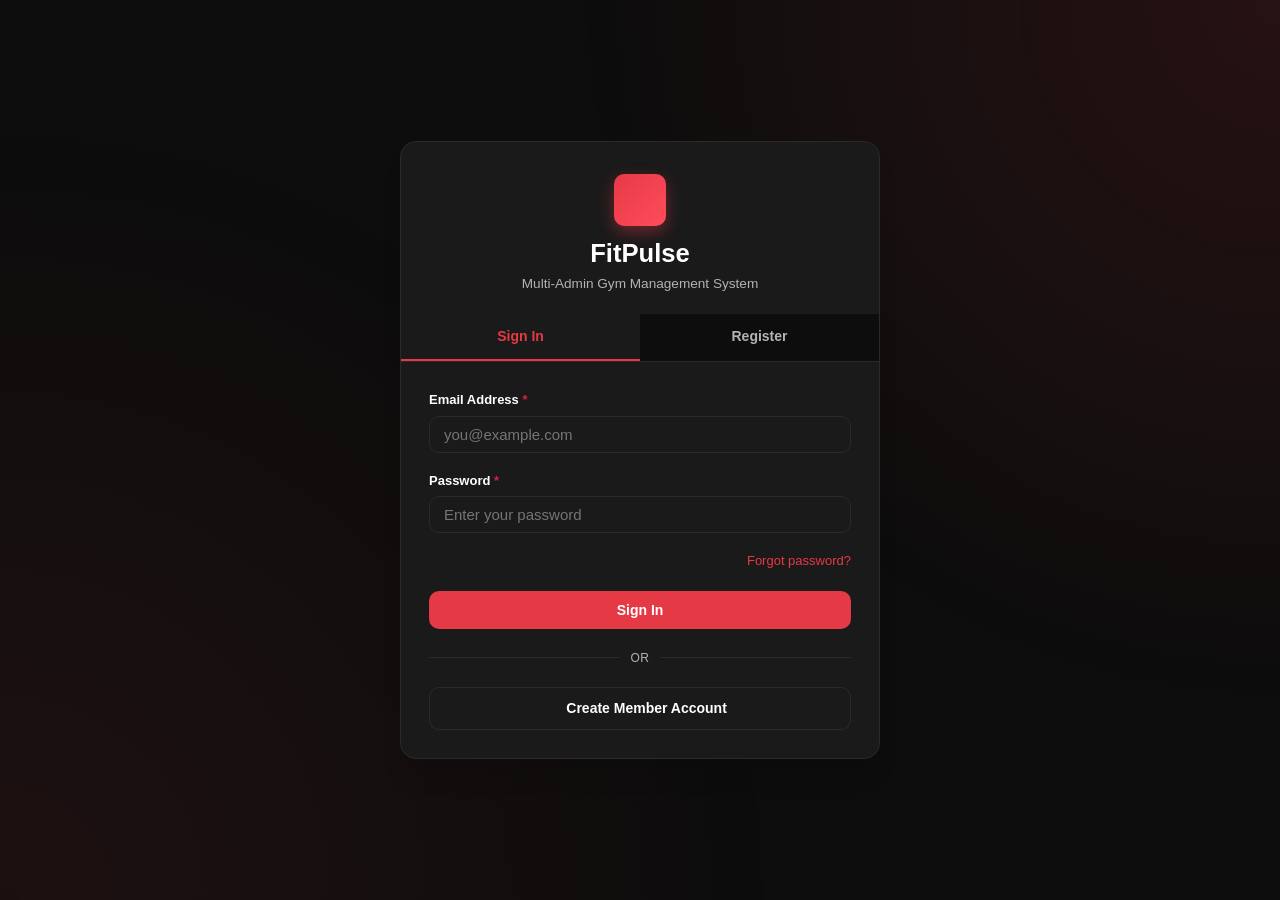
<file: superadmin/index.html>
<!DOCTYPE html>
<html lang="en">
<head>
  <meta charset="UTF-8">
  <meta name="viewport" content="width=device-width, initial-scale=1.0">
  <title>Superadmin Portal | FitPulse</title>
  <link rel="preconnect" href="https://fonts.googleapis.com">
  <link rel="preconnect" href="https://fonts.gstatic.com" crossorigin>
  <link href="https://fonts.googleapis.com/css2?family=Inter:wght@300;400;500;600;700&family=Plus+Jakarta+Sans:wght@500;600;700;800&display=swap" rel="stylesheet">
  <link rel="stylesheet" href="https://cdnjs.cloudflare.com/ajax/libs/font-awesome/6.5.1/css/all.min.css">
  <link rel="stylesheet" href="../assets/css/base.css">
</head>
<body>
  <div class="app-layout">
    <!-- SIDEBAR -->
    <aside class="sidebar" id="sidebar">
      <div class="sidebar-brand">
        <div class="brand-logo"><i class="fa-solid fa-dumbbell"></i></div>
        <div class="brand-info">
          <h2>FitPulse</h2>
          <span id="role-badge-display">Superadmin</span>
        </div>
      </div>

      <nav class="sidebar-nav">
        <ul id="sidebar-menu-list">
          <li class="nav-item active" data-tab="tab-sa-dashboard">
            <a href="#dashboard"><i class="fa-solid fa-chart-pie"></i><span>Dashboard</span></a>
          </li>
          <li class="nav-item" data-tab="tab-sa-admins">
            <a href="#admins"><i class="fa-solid fa-user-shield"></i><span>Admins</span></a>
          </li>
          <li class="nav-item" data-tab="tab-sa-registrations">
            <a href="#registrations"><i class="fa-solid fa-user-plus"></i><span>Registrations</span></a>
          </li>
          <li class="nav-item" data-tab="tab-sa-users">
            <a href="#users"><i class="fa-solid fa-users"></i><span>Users</span></a>
          </li>
          <li class="nav-item" data-tab="tab-sa-trainers">
            <a href="#trainers"><i class="fa-solid fa-user-ninja"></i><span>Trainers</span></a>
          </li>
          <li class="nav-item" data-tab="tab-sa-payments">
            <a href="#payments"><i class="fa-solid fa-credit-card"></i><span>Payments</span></a>
          </li>
          <li class="nav-item" data-tab="tab-sa-reports">
            <a href="#reports"><i class="fa-solid fa-chart-bar"></i><span>Reports</span></a>
          </li>
        </ul>
      </nav>

      <div class="sidebar-user" id="sidebar-user-box" style="display:flex;">
        <div class="user-avatar" id="current-user-avatar">SA</div>
        <div class="user-details">
          <strong id="current-user-name">Superadmin</strong>
          <span id="current-user-role-label">Superadmin Portal</span>
        </div>
        <button class="btn-icon-logout" id="btn-logout" title="Sign out">
          <i class="fa-solid fa-right-from-bracket"></i>
        </button>
      </div>
    </aside>

    <!-- MAIN WRAPPER -->
    <div class="main-wrapper">
      <header class="topbar">
        <div class="topbar-left">
          <button class="menu-toggle" id="menu-toggle" aria-label="Toggle Navigation">
            <i class="fa-solid fa-bars"></i>
          </button>
        </div>
        <div class="topbar-right">
          <button class="theme-toggle" title="Toggle theme"><i class="fa-solid fa-sun"></i></button>
          <div class="role-switcher-pill">
            <span class="role-label">Portal:</span>
            <span id="active-role-label" class="badge badge-blue">Superadmin</span>
          </div>
        </div>
      </header>

      <main class="content-container">
        <!-- ============ DASHBOARD ============ -->
        <section id="tab-sa-dashboard" class="tab-content active">
          <div class="page-header">
            <div>
              <h1 class="page-title">Superadmin Dashboard</h1>
              <p class="page-subtitle">System-wide oversight of admins, products, users and trainers.</p>
            </div>
          </div>
          <div class="metrics-grid" id="sa-metrics-grid">
            <p class="text-muted">Loading metrics...</p>
          </div>
        </section>

        <!-- ============ ADMINS ============ -->
        <section id="tab-sa-admins" class="tab-content">
          <div class="page-header">
            <div>
              <h1 class="page-title">Admin Portals</h1>
              <p class="page-subtitle">Create and manage independent gym-admin accounts.</p>
            </div>
            <div class="header-actions">
              <button class="btn btn-primary" id="btn-add-admin"><i class="fa-solid fa-user-shield"></i> Add Admin</button>
            </div>
          </div>
          <div class="panel">
            <div class="panel-header">
              <div class="panel-title-group">
                <h3><i class="fa-solid fa-building text-orange"></i> All Admins &amp; Gyms</h3>
              </div>
            </div>
            <div class="panel-body p-0">
              <div class="table-responsive">
                <table class="data-table">
                  <thead>
                    <tr>
                      <th>Admin</th>
                      <th>Gym Name</th>
                      <th>Contact</th>
                      <th>Status</th>
                      <th class="text-right">Actions</th>
                    </tr>
                  </thead>
                  <tbody id="sa-admins-tbody">
                    <tr><td colspan="5" class="text-muted" style="text-align:center;">Loading admins...</td></tr>
                  </tbody>
                </table>
              </div>
            </div>
          </div>
        </section>

        <!-- ============ REGISTRATIONS ============ -->
        <section id="tab-sa-registrations" class="tab-content">
          <div class="page-header">
            <div>
              <h1 class="page-title">Owner Registrations</h1>
              <p class="page-subtitle">Review and approve gym owner registration requests.</p>
            </div>
          </div>
          <div class="panel">
            <div class="panel-header">
              <div class="panel-title-group">
                <h3><i class="fa-solid fa-user-plus text-blue"></i> Pending Registrations</h3>
              </div>
            </div>
            <div class="panel-body p-0">
              <div class="table-responsive">
                <table class="data-table">
                  <thead>
                    <tr>
                      <th>Owner</th>
                      <th>Gym Name</th>
                      <th>Contact</th>
                      <th>Amount</th>
                      <th>Registered</th>
                      <th class="text-right">Actions</th>
                    </tr>
                  </thead>
                  <tbody id="sa-registrations-tbody">
                    <tr><td colspan="6" class="text-muted" style="text-align:center;">Loading registrations...</td></tr>
                  </tbody>
                </table>
              </div>
            </div>
          </div>
        </section>

        <!-- ============ USERS ============ -->
        <section id="tab-sa-users" class="tab-content">
          <div class="page-header">
            <div>
              <h1 class="page-title">All Users</h1>
              <p class="page-subtitle">View and manage all gym members across every admin.</p>
            </div>
          </div>
          <div class="panel">
            <div class="panel-header">
              <div class="panel-title-group">
                <h3><i class="fa-solid fa-users text-emerald"></i> Members</h3>
              </div>
            </div>
            <div class="panel-body p-0">
              <div class="table-responsive">
                <table class="data-table">
                  <thead>
                    <tr>
                      <th>User</th>
                      <th>Gym</th>
                      <th>Contact</th>
                      <th>Goal</th>
                      <th class="text-right">Actions</th>
                    </tr>
                  </thead>
                  <tbody id="sa-users-tbody">
                    <tr><td colspan="5" class="text-muted" style="text-align:center;">Loading users...</td></tr>
                  </tbody>
                </table>
              </div>
              <div id="sa-users-pagination-info" class="pagination-info"></div>
              <div id="sa-users-pagination" class="pagination"></div>
            </div>
          </div>
        </section>

        <!-- ============ TRAINERS ============ -->
        <section id="tab-sa-trainers" class="tab-content">
          <div class="page-header">
            <div>
              <h1 class="page-title">All Trainers</h1>
              <p class="page-subtitle">View and manage all trainers across every gym.</p>
            </div>
          </div>
          <div class="panel">
            <div class="panel-header">
              <div class="panel-title-group">
                <h3><i class="fa-solid fa-user-ninja text-purple"></i> Trainers</h3>
              </div>
            </div>
            <div class="panel-body p-0">
              <div class="table-responsive">
                <table class="data-table">
                  <thead>
                    <tr>
                      <th>Trainer</th>
                      <th>Gym</th>
                      <th>Specialization</th>
                      <th>Status</th>
                      <th class="text-right">Actions</th>
                    </tr>
                  </thead>
                  <tbody id="sa-trainers-tbody">
                    <tr><td colspan="5" class="text-muted" style="text-align:center;">Loading trainers...</td></tr>
                  </tbody>
                </table>
              </div>
            </div>
          </div>
        </section>

        <!-- ============ PAYMENTS ============ -->
        <section id="tab-sa-payments" class="tab-content">
          <div class="page-header">
            <div>
              <h1 class="page-title">Payment Oversight</h1>
              <p class="page-subtitle">View and verify all payments across every gym.</p>
            </div>
          </div>
          <div class="metrics-grid" id="sa-pay-stats" style="margin-bottom:20px;">
            <p class="text-muted">Loading payment stats...</p>
          </div>
          <div style="display:flex;gap:8px;margin-bottom:16px;">
            <button class="btn btn-sm btn-primary sa-pay-filter" data-status="">All</button>
            <button class="btn btn-sm btn-outline sa-pay-filter" data-status="pending">Pending</button>
            <button class="btn btn-sm btn-outline sa-pay-filter" data-status="verified">Verified</button>
            <button class="btn btn-sm btn-outline sa-pay-filter" data-status="rejected">Rejected</button>
          </div>
          <div class="panel">
            <div class="panel-body p-0">
              <div class="table-responsive">
                <table class="data-table">
                  <thead>
                    <tr>
                      <th>User</th>
                      <th>Gym</th>
                      <th>Invoice</th>
                      <th>Amount</th>
                      <th>Method</th>
                      <th>Status</th>
                      <th>Date</th>
                      <th class="text-right">Actions</th>
                    </tr>
                  </thead>
                  <tbody id="sa-payments-tbody">
                    <tr><td colspan="8" class="text-muted" style="text-align:center;">Loading payments...</td></tr>
                  </tbody>
                </table>
              </div>
            </div>
          </div>
        </section>

        <!-- ============ REPORTS ============ -->
        <section id="tab-sa-reports" class="tab-content">
          <div class="page-header">
            <div>
              <h1 class="page-title">System Reports</h1>
              <p class="page-subtitle">Analytics and insights across the entire platform.</p>
            </div>
          </div>
          <div class="metrics-grid" id="sa-report-metrics" style="margin-bottom:20px;">
            <p class="text-muted">Loading report metrics...</p>
          </div>
          <div style="display:grid;grid-template-columns:1fr 1fr;gap:20px;">
            <div class="panel">
              <div class="panel-header">
                <h3><i class="fa-solid fa-chart-line text-emerald"></i> Monthly Revenue</h3>
              </div>
              <div class="panel-body">
                <canvas id="sa-revenue-chart" style="width:100%;"></canvas>
              </div>
            </div>
            <div class="panel">
              <div class="panel-header">
                <h3><i class="fa-solid fa-chart-line text-blue"></i> Member Growth</h3>
              </div>
              <div class="panel-body">
                <canvas id="sa-members-chart" style="width:100%;"></canvas>
              </div>
            </div>
          </div>
        </section>
      </main>
    </div>
  </div>

  <!-- ============ MODALS ============ -->

  <!-- MODAL: ADD / EDIT ADMIN -->
  <div class="modal-overlay" id="modal-sa-admin">
    <div class="modal modal-lg">
      <div class="modal-header">
        <h3 id="modal-sa-admin-title">Add Admin</h3>
        <button class="modal-close" data-close="modal-sa-admin">&times;</button>
      </div>
      <form id="form-sa-admin">
        <div class="modal-body">
          <input type="hidden" id="sa-admin-id">
          <div class="form-group">
            <label for="sa-admin-name">Owner Name <span class="text-rose">*</span></label>
            <input type="text" id="sa-admin-name" class="form-control" required>
          </div>
          <div class="form-group">
            <label for="sa-admin-gym">Gym Name</label>
            <input type="text" id="sa-admin-gym" class="form-control" placeholder="e.g. Peak Fitness Club">
          </div>
          <div class="form-row">
            <div class="form-group col-6">
              <label for="sa-admin-email">Email <span class="text-rose">*</span></label>
              <input type="email" id="sa-admin-email" class="form-control" required>
            </div>
            <div class="form-group col-6">
              <label for="sa-admin-pass">Password <span class="text-rose">*</span></label>
              <div class="password-field">
                <input type="password" id="sa-admin-pass" class="form-control" placeholder="Min. 6 characters">
                <button type="button" class="password-toggle" onclick="togglePassword('sa-admin-pass', this)" tabindex="-1">
                  <i class="fa-solid fa-eye"></i>
                </button>
              </div>
            </div>
          </div>
          <div class="form-row">
            <div class="form-group col-6">
              <label for="sa-admin-phone">Phone</label>
              <input type="text" id="sa-admin-phone" class="form-control" placeholder="+977 98XXXXXXXX">
            </div>
            <div class="form-group col-6">
              <label for="sa-admin-status">Status</label>
              <select id="sa-admin-status" class="form-select">
                <option value="active">Active</option>
                <option value="suspended">Suspended</option>
              </select>
            </div>
          </div>
          <div class="form-group">
            <label for="sa-admin-address">Address</label>
            <input type="text" id="sa-admin-address" class="form-control" placeholder="e.g. New Baneshwor, Kathmandu">
          </div>
          <div class="form-group">
            <label>Gym Logo <span class="text-rose">*</span></label>
            <input type="file" id="sa-admin-logo-file" class="form-control" accept="image/*">
            <input type="hidden" id="sa-admin-logo">
            <div id="sa-admin-logo-preview" class="cell-user" style="margin-top:10px;"></div>
          </div>
          <div class="form-group">
            <label for="sa-admin-desc">Description</label>
            <textarea id="sa-admin-desc" class="form-control" rows="2" placeholder="Brief info about this gym..."></textarea>
          </div>
        </div>
        <div class="modal-footer">
          <button type="button" class="btn btn-outline" data-close="modal-sa-admin">Cancel</button>
          <button type="submit" class="btn btn-primary" id="btn-save-admin">Save Admin</button>
        </div>
      </form>
    </div>
  </div>

  <!-- MODAL: EDIT USER -->
  <div class="modal-overlay" id="modal-sa-user">
    <div class="modal">
      <div class="modal-header">
        <h3>Edit User</h3>
        <button class="modal-close" data-close="modal-sa-user">&times;</button>
      </div>
      <form id="form-sa-user">
        <div class="modal-body">
          <input type="hidden" id="sa-user-id">
          <div class="form-group">
            <label for="sa-user-name">Name <span class="text-rose">*</span></label>
            <input type="text" id="sa-user-name" class="form-control" required>
          </div>
          <div class="form-row">
            <div class="form-group col-6">
              <label for="sa-user-email">Email <span class="text-rose">*</span></label>
              <input type="email" id="sa-user-email" class="form-control" required>
            </div>
            <div class="form-group col-6">
              <label for="sa-user-phone">Phone</label>
              <input type="text" id="sa-user-phone" class="form-control">
            </div>
          </div>
          <div class="form-group">
            <label for="sa-user-goal">Fitness Goal</label>
            <input type="text" id="sa-user-goal" class="form-control">
          </div>
          <div class="form-group">
            <label for="sa-user-gym">Assign to Gym</label>
            <select id="sa-user-gym" class="form-select"></select>
          </div>
          <div class="form-group">
            <label for="sa-user-pass">Reset Password</label>
            <div class="password-field">
              <input type="password" id="sa-user-pass" class="form-control" placeholder="Leave blank to keep current">
              <button type="button" class="password-toggle" onclick="togglePassword('sa-user-pass', this)" tabindex="-1">
                <i class="fa-solid fa-eye"></i>
              </button>
            </div>
          </div>
        </div>
        <div class="modal-footer">
          <button type="button" class="btn btn-outline" data-close="modal-sa-user">Cancel</button>
          <button type="submit" class="btn btn-primary">Save User</button>
        </div>
      </form>
    </div>
  </div>

  <!-- MODAL: EDIT TRAINER -->
  <div class="modal-overlay" id="modal-sa-trainer">
    <div class="modal">
      <div class="modal-header">
        <h3>Edit Trainer</h3>
        <button class="modal-close" data-close="modal-sa-trainer">&times;</button>
      </div>
      <form id="form-sa-trainer">
        <div class="modal-body">
          <input type="hidden" id="sa-trainer-id">
          <div class="form-group">
            <label for="sa-trainer-name">Name <span class="text-rose">*</span></label>
            <input type="text" id="sa-trainer-name" class="form-control" required>
          </div>
          <div class="form-row">
            <div class="form-group col-6">
              <label for="sa-trainer-email">Email <span class="text-rose">*</span></label>
              <input type="email" id="sa-trainer-email" class="form-control" required>
            </div>
            <div class="form-group col-6">
              <label for="sa-trainer-phone">Phone</label>
              <input type="text" id="sa-trainer-phone" class="form-control">
            </div>
          </div>
          <div class="form-row">
            <div class="form-group col-6">
              <label for="sa-trainer-spec">Specialization</label>
              <input type="text" id="sa-trainer-spec" class="form-control" placeholder="e.g. Strength Training">
            </div>
            <div class="form-group col-6">
              <label for="sa-trainer-exp">Experience (yrs)</label>
              <input type="number" id="sa-trainer-exp" class="form-control" min="0">
            </div>
          </div>
          <div class="form-row">
            <div class="form-group col-6">
              <label for="sa-trainer-salary">Salary</label>
              <input type="number" id="sa-trainer-salary" class="form-control" min="0" step="0.01">
            </div>
            <div class="form-group col-6">
              <label for="sa-trainer-gym">Assign to Gym</label>
              <select id="sa-trainer-gym" class="form-select"></select>
            </div>
          </div>
          <div class="form-group">
            <label for="sa-trainer-pass">Reset Password</label>
            <div class="password-field">
              <input type="password" id="sa-trainer-pass" class="form-control" placeholder="Leave blank to keep current">
              <button type="button" class="password-toggle" onclick="togglePassword('sa-trainer-pass', this)" tabindex="-1">
                <i class="fa-solid fa-eye"></i>
              </button>
            </div>
          </div>
        </div>
        <div class="modal-footer">
          <button type="button" class="btn btn-outline" data-close="modal-sa-trainer">Cancel</button>
          <button type="submit" class="btn btn-primary">Save Trainer</button>
        </div>
      </form>
    </div>
  </div>

  <script src="../assets/js/core.js"></script>
  <script src="js/main.js"></script>
  <script src="js/dashboard.js"></script>
  <script src="js/admins.js"></script>
  <script src="js/registrations.js"></script>
  <script src="js/users.js"></script>
  <script src="js/trainers.js"></script>
  <script src="js/payments.js"></script>
  <script src="js/reports.js"></script>
</body>
</html>
</file>
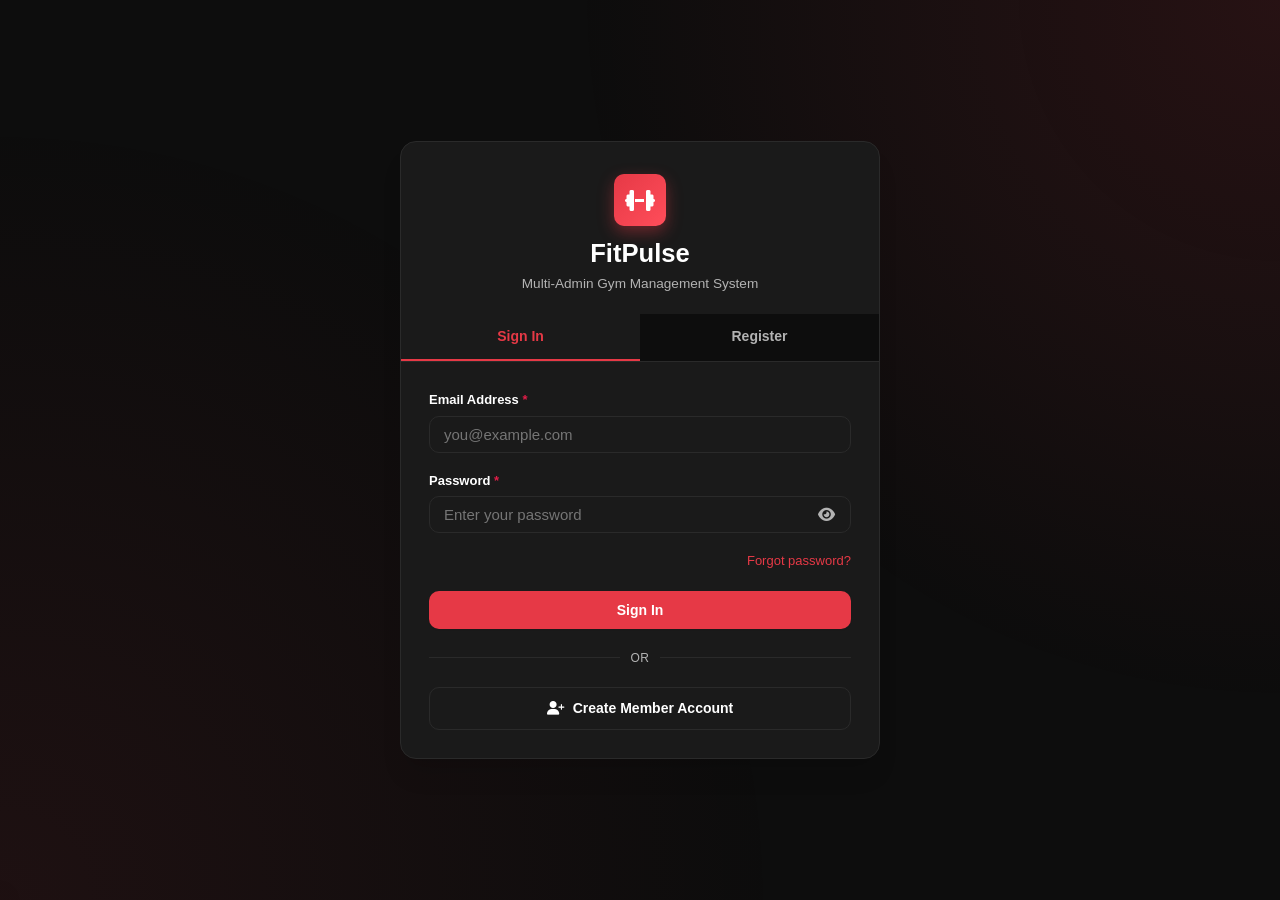
<file: trainer/index.html>
<!DOCTYPE html>
<html lang="en">
<head>
  <meta charset="UTF-8">
  <meta name="viewport" content="width=device-width, initial-scale=1.0">
  <title>Trainer Portal | FitPulse</title>
  <link rel="preconnect" href="https://fonts.googleapis.com">
  <link rel="preconnect" href="https://fonts.gstatic.com" crossorigin>
  <link href="https://fonts.googleapis.com/css2?family=Inter:wght@300;400;500;600;700&family=Plus+Jakarta+Sans:wght@500;600;700;800&display=swap" rel="stylesheet">
  <link rel="stylesheet" href="https://cdnjs.cloudflare.com/ajax/libs/font-awesome/6.5.1/css/all.min.css">
  <link rel="stylesheet" href="../assets/css/base.css">
</head>
<body>
  <div class="app-layout">
    <!-- SIDEBAR -->
    <aside class="sidebar" id="sidebar">
      <div class="sidebar-brand">
        <div class="brand-logo"><i class="fa-solid fa-dumbbell"></i></div>
        <div class="brand-info">
          <h2>FitPulse</h2>
          <span id="role-badge-display">Trainer Portal</span>
        </div>
      </div>

      <nav class="sidebar-nav">
        <ul id="sidebar-menu-list">
          <li class="nav-item active" data-tab="tab-trainer-dashboard"><a href="#dashboard"><i class="fa-solid fa-chart-pie"></i><span>My Dashboard</span></a></li>
          <li class="nav-item" data-tab="tab-trainer-attendance"><a href="#attendance"><i class="fa-solid fa-calendar-check"></i><span>Attendance</span></a></li>
          <li class="nav-item" data-tab="tab-trainer-members"><a href="#members"><i class="fa-solid fa-users"></i><span>My Members</span></a></li>
          <li class="nav-item" data-tab="tab-trainer-workouts"><a href="#workouts"><i class="fa-solid fa-person-running"></i><span>Workouts</span></a></li>
          <li class="nav-item" data-tab="tab-trainer-diets"><a href="#diets"><i class="fa-solid fa-utensils"></i><span>Diet Plans</span></a></li>
          <li class="nav-item" data-tab="tab-trainer-classes"><a href="#classes"><i class="fa-solid fa-calendar-day"></i><span>Classes</span></a></li>
        </ul>
      </nav>

      <div class="sidebar-user" id="sidebar-user-box" style="display:flex;">
        <div class="user-avatar" id="current-user-avatar">TR</div>
        <div class="user-details">
          <strong id="current-user-name">Trainer</strong>
          <span id="current-user-role-label">Trainer Portal</span>
        </div>
        <button class="btn-icon-logout" id="btn-logout" title="Sign out">
          <i class="fa-solid fa-right-from-bracket"></i>
        </button>
      </div>
    </aside>

    <!-- MAIN WRAPPER -->
    <div class="main-wrapper">
      <header class="topbar">
        <div class="topbar-left">
          <button class="menu-toggle" id="menu-toggle" aria-label="Toggle Navigation">
            <i class="fa-solid fa-bars"></i>
          </button>
        </div>
        <div class="topbar-right">
          <div class="role-switcher-pill">
            <span class="role-label">Portal:</span>
            <span id="active-role-label" class="badge badge-blue">Trainer</span>
          </div>
        </div>
      </header>

      <main class="content-container">
        <!-- 1. TRAINER DASHBOARD -->
        <section id="tab-trainer-dashboard" class="tab-content active">
          <div class="page-header">
            <div>
              <h1 class="page-title" id="trainer-dash-title">Trainer Dashboard</h1>
              <p class="page-subtitle">Your gym, your schedule and your members.</p>
            </div>
          </div>
          <div class="panel" style="margin-top:20px;">
            <div class="panel-header">
              <h3><i class="fa-solid fa-building text-amber"></i> My Gym</h3>
            </div>
            <div class="panel-body" id="trainer-gym-box">
              <p class="text-muted">Loading gym details...</p>
            </div>
          </div>
          <div class="metrics-grid" id="trainer-metrics-grid"></div>
          <div class="panel" style="margin-top:24px;">
            <div class="panel-header">
              <h3><i class="fa-solid fa-users text-amber"></i> My Members</h3>
            </div>
            <div class="panel-body p-0">
              <div class="table-responsive">
                <table class="data-table">
                  <thead>
                    <tr>
                      <th>Member</th>
                      <th>Email</th>
                      <th>Phone</th>
                      <th>Goal</th>
                      <th>Joined</th>
                    </tr>
                  </thead>
                  <tbody id="trainer-members-tbody"></tbody>
                </table>
              </div>
            </div>
          </div>
        </section>

        <!-- 2. ATTENDANCE -->
        <section id="tab-trainer-attendance" class="tab-content">
          <div class="page-header">
            <div>
              <h1 class="page-title">Attendance</h1>
              <p class="page-subtitle">Check in members and review gym attendance.</p>
            </div>
            <div class="header-actions">
              <button class="btn btn-primary" id="btn-trainer-checkin"><i class="fa-solid fa-fingerprint"></i> Check In Member</button>
            </div>
          </div>
          <div class="panel">
            <div class="panel-header">
              <div class="panel-title-group">
                <h3><i class="fa-solid fa-calendar-check text-amber"></i> Check-in Log</h3>
              </div>
              <input type="date" id="trainer-att-date" class="form-control filter-input">
            </div>
            <div class="panel-body p-0">
              <div class="table-responsive">
                <table class="data-table">
                  <thead>
                    <tr><th>Member</th><th>Member Code</th><th>Checked In</th><th>Via</th></tr>
                  </thead>
                  <tbody id="trainer-attendance-tbody"></tbody>
                </table>
              </div>
            </div>
          </div>
        </section>

        <!-- 3. MY MEMBERS -->
        <section id="tab-trainer-members" class="tab-content">
          <div class="page-header">
            <div>
              <h1 class="page-title">My Members</h1>
              <p class="page-subtitle">Members of your gym and their member codes.</p>
            </div>
          </div>
          <div class="panel">
            <div class="panel-header">
              <div class="panel-title-group">
                <h3><i class="fa-solid fa-users text-amber"></i> Members</h3>
              </div>
            </div>
            <div class="panel-body p-0">
              <div class="table-responsive">
                <table class="data-table">
                  <thead>
                    <tr><th>Member</th><th>Email</th><th>Phone</th><th>Goal</th><th>Member Code</th><th>Joined</th></tr>
                  </thead>
                  <tbody id="trainer-members-list-tbody"></tbody>
                </table>
              </div>
            </div>
          </div>
        </section>

        <!-- 4. WORKOUTS -->
        <section id="tab-trainer-workouts" class="tab-content">
          <div class="page-header">
            <div>
              <h1 class="page-title">Workout Plans</h1>
              <p class="page-subtitle">Create routines with exercises and assign them to members.</p>
            </div>
            <div class="header-actions">
              <button class="btn btn-primary" id="btn-trainer-add-workout"><i class="fa-solid fa-plus"></i> New Workout Plan</button>
            </div>
          </div>
          <div class="plans-grid admin-plans-grid" id="trainer-workouts-grid"></div>
        </section>

        <!-- 5. DIET PLANS -->
        <section id="tab-trainer-diets" class="tab-content">
          <div class="page-header">
            <div>
              <h1 class="page-title">Diet Plans</h1>
              <p class="page-subtitle">Create meal plans and assign them to members.</p>
            </div>
            <div class="header-actions">
              <button class="btn btn-primary" id="btn-trainer-add-diet"><i class="fa-solid fa-plus"></i> New Diet Plan</button>
            </div>
          </div>
          <div class="plans-grid admin-plans-grid" id="trainer-diets-grid"></div>
        </section>

        <!-- 6. CLASSES -->
        <section id="tab-trainer-classes" class="tab-content">
          <div class="page-header">
            <div>
              <h1 class="page-title">Group Classes</h1>
              <p class="page-subtitle">Schedule classes, set capacity and view rosters.</p>
            </div>
            <div class="header-actions">
              <button class="btn btn-primary" id="btn-trainer-add-class"><i class="fa-solid fa-plus"></i> New Class</button>
            </div>
          </div>
          <div class="plans-grid admin-plans-grid" id="trainer-classes-grid"></div>
        </section>
      </main>
    </div>
  </div>

  <!-- ==================== MODALS ==================== -->

  <!-- MODAL: CHECK-IN -->
  <div class="modal-overlay" id="modal-checkin">
    <div class="modal">
      <div class="modal-header">
        <h3>Record Check-in</h3>
        <button class="modal-close" data-close="modal-checkin">&times;</button>
      </div>
      <div class="modal-body">
        <div class="form-group">
          <label for="checkin-code">Member Code</label>
          <input type="text" id="checkin-code" class="form-control" placeholder="Scan or type member code">
        </div>
        <div class="auth-divider"><span>or select member</span></div>
        <div class="form-group">
          <label for="checkin-user">Member</label>
          <select id="checkin-user" class="form-select"></select>
        </div>
      </div>
      <div class="modal-footer">
        <button type="button" class="btn btn-outline" data-close="modal-checkin">Cancel</button>
        <button type="button" class="btn btn-primary" id="btn-do-checkin"><i class="fa-solid fa-fingerprint"></i> Check In</button>
      </div>
    </div>
  </div>

  <!-- MODAL: WORKOUT PLAN -->
  <div class="modal-overlay" id="modal-workout">
    <div class="modal modal-lg">
      <div class="modal-header">
        <h3 id="modal-workout-title">New Workout Plan</h3>
        <button class="modal-close" data-close="modal-workout">&times;</button>
      </div>
      <form id="form-workout">
        <div class="modal-body">
          <input type="hidden" id="workout-id">
          <div class="form-group">
            <label for="workout-title">Plan Title <span class="text-rose">*</span></label>
            <input type="text" id="workout-title" class="form-control" placeholder="e.g. Upper Body Strength" required>
          </div>
          <div class="form-row">
            <div class="form-group col-4">
              <label for="workout-days">Days / Week</label>
              <input type="number" id="workout-days" class="form-control" value="3" min="1" max="7">
            </div>
            <div class="form-group col-4">
              <label for="workout-difficulty">Difficulty</label>
              <select id="workout-difficulty" class="form-select">
                <option>Beginner</option>
                <option>Intermediate</option>
                <option>Advanced</option>
              </select>
            </div>
            <div class="form-group col-4">
              <label for="workout-status">Status</label>
              <select id="workout-status" class="form-select">
                <option value="active">Active</option>
                <option value="inactive">Inactive</option>
              </select>
            </div>
          </div>
          <div class="form-group">
            <label for="workout-desc">Description</label>
            <textarea id="workout-desc" class="form-control" rows="2"></textarea>
          </div>

          <div style="display:flex;justify-content:space-between;align-items:center;margin:16px 0 8px;">
            <h4>Exercises</h4>
            <button type="button" class="btn btn-outline btn-sm" id="btn-add-exercise-row"><i class="fa-solid fa-plus"></i> Add Exercise</button>
          </div>
          <div id="workout-exercises-rows"></div>
        </div>
        <div class="modal-footer">
          <button type="button" class="btn btn-outline" data-close="modal-workout">Cancel</button>
          <button type="submit" class="btn btn-primary">Save Plan</button>
        </div>
      </form>
    </div>
  </div>

  <!-- MODAL: ASSIGN WORKOUT -->
  <div class="modal-overlay" id="modal-assign-workout">
    <div class="modal">
      <div class="modal-header">
        <h3>Assign Workout Plan</h3>
        <button class="modal-close" data-close="modal-assign-workout">&times;</button>
      </div>
      <form id="form-assign-workout">
        <div class="modal-body">
          <input type="hidden" id="assign-workout-id">
          <p style="margin-bottom:12px;">Assign <strong id="assign-workout-title">Plan</strong> to members:</p>
          <div id="assign-workout-members" style="max-height:260px;overflow-y:auto;"></div>
        </div>
        <div class="modal-footer">
          <button type="button" class="btn btn-outline" data-close="modal-assign-workout">Cancel</button>
          <button type="submit" class="btn btn-primary">Save Assignments</button>
        </div>
      </form>
    </div>
  </div>

  <!-- MODAL: DIET PLAN -->
  <div class="modal-overlay" id="modal-diet">
    <div class="modal modal-lg">
      <div class="modal-header">
        <h3 id="modal-diet-title">New Diet Plan</h3>
        <button class="modal-close" data-close="modal-diet">&times;</button>
      </div>
      <form id="form-diet">
        <div class="modal-body">
          <input type="hidden" id="diet-id">
          <div class="form-group">
            <label for="diet-title">Plan Title <span class="text-rose">*</span></label>
            <input type="text" id="diet-title" class="form-control" placeholder="e.g. Muscle Gain Diet" required>
          </div>
          <div class="form-row">
            <div class="form-group col-4">
              <label for="diet-calories">Target Calories (kcal)</label>
              <input type="number" id="diet-calories" class="form-control" value="2200">
            </div>
            <div class="form-group col-4">
              <label for="diet-goal">Goal</label>
              <input type="text" id="diet-goal" class="form-control" placeholder="e.g. Hypertrophy">
            </div>
            <div class="form-group col-4">
              <label for="diet-status">Status</label>
              <select id="diet-status" class="form-select">
                <option value="active">Active</option>
                <option value="inactive">Inactive</option>
              </select>
            </div>
          </div>
          <div class="form-group">
            <label for="diet-desc">Description</label>
            <textarea id="diet-desc" class="form-control" rows="2"></textarea>
          </div>

          <div style="display:flex;justify-content:space-between;align-items:center;margin:16px 0 8px;">
            <h4>Meals</h4>
            <button type="button" class="btn btn-outline btn-sm" id="btn-add-meal-row"><i class="fa-solid fa-plus"></i> Add Meal</button>
          </div>
          <div id="diet-meals-rows"></div>
        </div>
        <div class="modal-footer">
          <button type="button" class="btn btn-outline" data-close="modal-diet">Cancel</button>
          <button type="submit" class="btn btn-primary">Save Diet Plan</button>
        </div>
      </form>
    </div>
  </div>

  <!-- MODAL: ASSIGN DIET -->
  <div class="modal-overlay" id="modal-assign-diet">
    <div class="modal">
      <div class="modal-header">
        <h3>Assign Diet Plan</h3>
        <button class="modal-close" data-close="modal-assign-diet">&times;</button>
      </div>
      <form id="form-assign-diet">
        <div class="modal-body">
          <input type="hidden" id="assign-diet-id">
          <p style="margin-bottom:12px;">Assign <strong id="assign-diet-title">Plan</strong> to members:</p>
          <div id="assign-diet-members" style="max-height:260px;overflow-y:auto;"></div>
        </div>
        <div class="modal-footer">
          <button type="button" class="btn btn-outline" data-close="modal-assign-diet">Cancel</button>
          <button type="submit" class="btn btn-primary">Save Assignments</button>
        </div>
      </form>
    </div>
  </div>

  <!-- MODAL: CLASS -->
  <div class="modal-overlay" id="modal-class">
    <div class="modal modal-lg">
      <div class="modal-header">
        <h3 id="modal-class-title">New Class</h3>
        <button class="modal-close" data-close="modal-class">&times;</button>
      </div>
      <form id="form-class">
        <div class="modal-body">
          <input type="hidden" id="class-id">
          <div class="form-group">
            <label for="class-name">Class Name <span class="text-rose">*</span></label>
            <input type="text" id="class-name" class="form-control" required>
          </div>
          <div class="form-row">
            <div class="form-group col-6">
              <label for="class-day">Day of Week</label>
              <select id="class-day" class="form-select">
                <option>Monday</option><option>Tuesday</option><option>Wednesday</option>
                <option>Thursday</option><option>Friday</option><option>Saturday</option><option>Sunday</option>
              </select>
            </div>
            <div class="form-group col-6">
              <label for="class-location">Location / Studio</label>
              <input type="text" id="class-location" class="form-control" placeholder="Studio 1...">
            </div>
          </div>
          <div class="form-row">
            <div class="form-group col-6">
              <label for="class-start">Start Time</label>
              <input type="time" id="class-start" class="form-control" required>
            </div>
            <div class="form-group col-6">
              <label for="class-end">End Time</label>
              <input type="time" id="class-end" class="form-control" required>
            </div>
          </div>
          <div class="form-row">
            <div class="form-group col-6">
              <label for="class-capacity">Capacity</label>
              <input type="number" id="class-capacity" class="form-control" value="15" min="1">
            </div>
            <div class="form-group col-6">
              <label for="class-status">Status</label>
              <select id="class-status" class="form-select">
                <option value="active">Active</option>
                <option value="inactive">Cancelled</option>
              </select>
            </div>
          </div>
          <div class="form-group">
            <label for="class-desc">Description</label>
            <textarea id="class-desc" class="form-control" rows="2"></textarea>
          </div>
        </div>
        <div class="modal-footer">
          <button type="button" class="btn btn-outline" data-close="modal-class">Cancel</button>
          <button type="submit" class="btn btn-primary">Save Class</button>
        </div>
      </form>
    </div>
  </div>

  <!-- MODAL: ROSTER -->
  <div class="modal-overlay" id="modal-roster">
    <div class="modal modal-lg">
      <div class="modal-header">
        <h3 id="modal-roster-title">Class Roster</h3>
        <button class="modal-close" data-close="modal-roster">&times;</button>
      </div>
      <div class="modal-body">
        <div style="display:flex;gap:8px;margin-bottom:16px;">
          <select id="roster-add-user" class="form-select" style="flex:1;"></select>
          <button class="btn btn-primary btn-sm" id="btn-roster-add"><i class="fa-solid fa-user-plus"></i> Add Member</button>
        </div>
        <div class="table-responsive">
          <table class="data-table">
            <thead>
              <tr><th>Member Name</th><th>Member Code</th><th class="text-right">Action</th></tr>
            </thead>
            <tbody id="roster-tbody"></tbody>
          </table>
        </div>
      </div>
      <div class="modal-footer">
        <button type="button" class="btn btn-outline" data-close="modal-roster">Close</button>
      </div>
    </div>
  </div>

  <script src="../assets/js/core.js"></script>
  <script src="js/main.js"></script>
  <script src="js/dashboard.js"></script>
  <script src="js/attendance.js"></script>
  <script src="js/members.js"></script>
  <script src="js/workouts.js"></script>
  <script src="js/diets.js"></script>
  <script src="js/classes.js"></script>
</body>
</html>
</file>
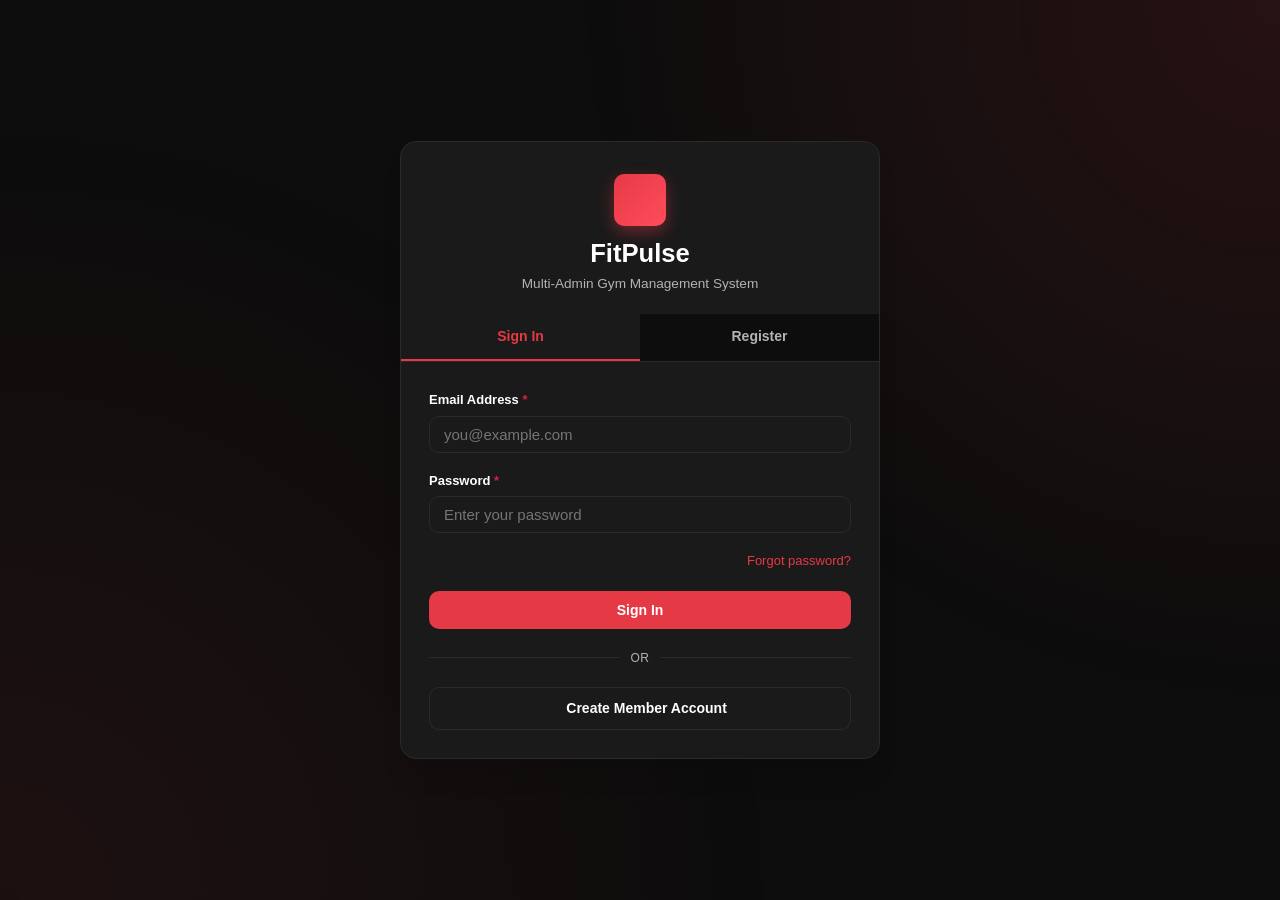
<file: user/index.html>
<!DOCTYPE html>
<html lang="en">
<head>
  <meta charset="UTF-8">
  <meta name="viewport" content="width=device-width, initial-scale=1.0">
  <title>Member Portal | FitPulse</title>
  <link rel="preconnect" href="https://fonts.googleapis.com">
  <link rel="preconnect" href="https://fonts.gstatic.com" crossorigin>
  <link href="https://fonts.googleapis.com/css2?family=Inter:wght@300;400;500;600;700&family=Plus+Jakarta+Sans:wght@500;600;700;800&display=swap" rel="stylesheet">
  <link rel="stylesheet" href="https://cdnjs.cloudflare.com/ajax/libs/font-awesome/6.5.1/css/all.min.css">
  <link rel="stylesheet" href="../assets/css/base.css">
</head>
<body>
  <div class="app-layout">
    <!-- SIDEBAR -->
    <aside class="sidebar" id="sidebar">
      <div class="sidebar-brand">
        <div class="brand-logo"><i class="fa-solid fa-dumbbell"></i></div>
        <div class="brand-info">
          <h2>FitPulse</h2>
          <span id="role-badge-display">Member Portal</span>
        </div>
      </div>

      <nav class="sidebar-nav">
        <ul id="sidebar-menu-list">
          <li class="nav-item active" data-tab="tab-user-dashboard"><a href="#dashboard"><i class="fa-solid fa-chart-pie"></i><span>Dashboard</span></a></li>
          <li class="nav-item" data-tab="tab-user-notifications"><a href="#notifications"><i class="fa-solid fa-bell"></i><span>Notifications</span></a></li>
          <li class="nav-item" data-tab="tab-user-products"><a href="#products"><i class="fa-solid fa-box-open"></i><span>Gym Products</span></a></li>
          <li class="nav-item" data-tab="tab-user-trainers"><a href="#trainers"><i class="fa-solid fa-user-ninja"></i><span>Gym Trainers</span></a></li>
          <li class="nav-item" data-tab="tab-user-equipment"><a href="#equipment"><i class="fa-solid fa-dumbbell"></i><span>Gym Equipment</span></a></li>
          <li class="nav-item" data-tab="tab-user-attendance"><a href="#attendance"><i class="fa-solid fa-calendar-check"></i><span>My Attendance</span></a></li>
          <li class="nav-item" data-tab="tab-user-progress"><a href="#progress"><i class="fa-solid fa-heart-pulse"></i><span>My Progress</span></a></li>
          <li class="nav-item" data-tab="tab-user-workouts"><a href="#workouts"><i class="fa-solid fa-person-running"></i><span>My Workouts</span></a></li>
          <li class="nav-item" data-tab="tab-user-diets"><a href="#diets"><i class="fa-solid fa-utensils"></i><span>My Diet</span></a></li>
          <li class="nav-item" data-tab="tab-user-classes"><a href="#classes"><i class="fa-solid fa-calendar-day"></i><span>Classes</span></a></li>
          <li class="nav-item" data-tab="tab-user-invoices"><a href="#invoices"><i class="fa-solid fa-file-invoice"></i><span>My Invoices</span></a></li>
        </ul>
      </nav>

      <div class="sidebar-user" id="sidebar-user-box" style="display:flex;">
        <div class="user-avatar" id="current-user-avatar">US</div>
        <div class="user-details">
          <strong id="current-user-name">Member</strong>
          <span id="current-user-role-label">Member Portal</span>
        </div>
        <button class="btn-icon-logout" id="btn-logout" title="Sign out">
          <i class="fa-solid fa-right-from-bracket"></i>
        </button>
      </div>
    </aside>

    <!-- MAIN WRAPPER -->
    <div class="main-wrapper">
      <header class="topbar">
        <div class="topbar-left">
          <button class="menu-toggle" id="menu-toggle" aria-label="Toggle Navigation">
            <i class="fa-solid fa-bars"></i>
          </button>
        </div>
        <div class="topbar-right">
          <button class="theme-toggle" title="Toggle theme"><i class="fa-solid fa-sun"></i></button>
          <div class="role-switcher-pill">
            <span class="role-label">Portal:</span>
            <span id="active-role-label" class="badge badge-blue">Member</span>
          </div>
        </div>
      </header>

      <main class="content-container">
        <!-- 1. DASHBOARD -->
        <section id="tab-user-dashboard" class="tab-content active">
          <div class="page-header">
            <div>
              <h1 class="page-title" id="user-dash-title">Member Dashboard</h1>
              <p class="page-subtitle">Your selected gyms, their products and your account.</p>
            </div>
            <div class="header-actions">
              <button class="btn btn-outline" id="btn-user-changepass"><i class="fa-solid fa-key"></i> Change Password</button>
            </div>
          </div>
          <div class="metrics-grid" id="user-metrics-grid"></div>
          <div class="panel" style="margin-top:24px;">
            <div class="panel-header">
              <div class="panel-title-group">
                <h3><i class="fa-solid fa-house text-amber"></i> Home Gym</h3>
              </div>
              <a href="#" class="btn btn-ghost btn-sm" id="link-view-gym-dashboard"><i class="fa-solid fa-chart-pie"></i> View Gym Dashboard</a>
            </div>
            <div class="panel-body" id="user-home-gym-box">
              <p class="text-muted">Loading your home gym...</p>
            </div>
          </div>
        </section>

        <!-- 2. NOTIFICATIONS -->
        <section id="tab-user-notifications" class="tab-content">
          <div class="page-header">
            <div>
              <h1 class="page-title">Notifications</h1>
              <p class="page-subtitle">Announcements, class bookings and billing updates.</p>
            </div>
            <div class="header-actions">
              <button class="btn btn-outline" id="btn-mark-all-read"><i class="fa-solid fa-check-double"></i> Mark All Read</button>
            </div>
          </div>
          <div class="notifications-list" id="user-notifications-list"></div>
        </section>

        <!-- 3. PRODUCTS -->
        <section id="tab-user-products" class="tab-content">
          <div class="page-header">
            <div>
              <h1 class="page-title">Gym Products</h1>
              <p class="page-subtitle">Supplements, merchandise, memberships and services at your gym.</p>
            </div>
          </div>
          <div class="panel">
            <div class="panel-header">
              <div class="panel-title-group">
                <h3><i class="fa-solid fa-box-open text-amber"></i> Products at Your Gym</h3>
              </div>
            </div>
            <div class="panel-body">
              <div class="products-grid" id="user-products-grid"></div>
            </div>
          </div>
        </section>

        <!-- 4. TRAINERS -->
        <section id="tab-user-trainers" class="tab-content">
          <div class="page-header">
            <div>
              <h1 class="page-title">Gym Trainers</h1>
              <p class="page-subtitle">Trainers and coaches available at your gym.</p>
            </div>
          </div>
          <div class="panel">
            <div class="panel-header">
              <div class="panel-title-group">
                <h3><i class="fa-solid fa-users text-amber"></i> Trainers at Your Gym</h3>
              </div>
            </div>
            <div class="panel-body">
              <div class="trainers-grid" id="user-trainers-grid"></div>
            </div>
          </div>
        </section>

        <!-- 5. EQUIPMENT -->
        <section id="tab-user-equipment" class="tab-content">
          <div class="page-header">
            <div>
              <h1 class="page-title">Gym Equipment</h1>
              <p class="page-subtitle">Machines, tools and facilities available at your gym.</p>
            </div>
          </div>
          <div class="panel">
            <div class="panel-header">
              <div class="panel-title-group">
                <h3><i class="fa-solid fa-dumbbell text-amber"></i> Equipment at Your Gym</h3>
              </div>
            </div>
            <div class="panel-body">
              <div class="equipment-grid" id="user-equipment-grid"></div>
            </div>
          </div>
        </section>

        <!-- 6. ATTENDANCE -->
        <section id="tab-user-attendance" class="tab-content">
          <div class="page-header">
            <div>
              <h1 class="page-title">My Attendance</h1>
              <p class="page-subtitle">Check in when you arrive at the gym. Show your QR code or member code at the desk.</p>
            </div>
            <div class="header-actions">
              <button class="btn btn-primary" id="btn-user-checkin"><i class="fa-solid fa-fingerprint"></i> Check In Now</button>
            </div>
          </div>
          <div class="panel" id="user-member-code-panel">
            <div class="panel-header">
              <div class="panel-title-group">
                <h3><i class="fa-solid fa-id-card text-amber"></i> Your Member Code</h3>
              </div>
            </div>
            <div class="panel-body" id="user-member-code-box"></div>
          </div>
          <div class="panel" style="margin-top:24px;" id="user-qr-panel">
            <div class="panel-header">
              <div class="panel-title-group">
                <h3><i class="fa-solid fa-qrcode text-amber"></i> My Check-in QR Code</h3>
              </div>
            </div>
            <div class="panel-body" style="text-align:center;" id="user-qr-box">
              <button class="btn btn-outline" id="btn-load-qr"><i class="fa-solid fa-qrcode"></i> Generate QR Code</button>
            </div>
          </div>
          <div class="panel" style="margin-top:24px;">
            <div class="panel-header">
              <div class="panel-title-group">
                <h3><i class="fa-solid fa-calendar-check text-amber"></i> Check-in History</h3>
              </div>
            </div>
            <div class="panel-body p-0">
              <div class="table-responsive">
                <table class="data-table">
                  <thead>
                    <tr><th>Gym</th><th>Checked In</th><th>Via</th></tr>
                  </thead>
                  <tbody id="user-attendance-tbody"></tbody>
                </table>
              </div>
            </div>
          </div>
        </section>

        <!-- 7. PROGRESS -->
        <section id="tab-user-progress" class="tab-content">
          <div class="page-header">
            <div>
              <h1 class="page-title">My Progress</h1>
              <p class="page-subtitle">Log your weight, body fat and measurements to track gains over time.</p>
            </div>
            <div class="header-actions">
              <button class="btn btn-primary" id="btn-add-my-progress"><i class="fa-solid fa-plus"></i> Log Entry</button>
            </div>
          </div>
          <div class="metrics-grid" id="user-progress-summary"></div>
          <div class="panel" style="margin-top:24px;">
            <div class="panel-header">
              <div class="panel-title-group">
                <h3><i class="fa-solid fa-chart-line text-amber"></i> Weight Trend</h3>
              </div>
            </div>
            <div class="panel-body"><canvas id="chart-user-progress" height="200"></canvas></div>
          </div>
          <div class="panel" style="margin-top:24px;">
            <div class="panel-header">
              <div class="panel-title-group">
                <h3><i class="fa-solid fa-table text-amber"></i> Entries</h3>
              </div>
            </div>
            <div class="panel-body p-0">
              <div class="table-responsive">
                <table class="data-table">
                  <thead>
                    <tr><th>Date</th><th>Weight</th><th>Body Fat</th><th>BMI</th><th>Chest</th><th>Waist</th><th>Arms</th><th>Notes</th></tr>
                  </thead>
                  <tbody id="user-progress-tbody"></tbody>
                </table>
              </div>
            </div>
          </div>
        </section>

        <!-- 8. WORKOUTS -->
        <section id="tab-user-workouts" class="tab-content">
          <div class="page-header">
            <div>
              <h1 class="page-title">My Workout Plans</h1>
              <p class="page-subtitle">Routines assigned to you by your gym trainers.</p>
            </div>
          </div>
          <div class="plans-grid" id="user-workouts-grid"></div>
        </section>

        <!-- 9. DIET PLANS -->
        <section id="tab-user-diets" class="tab-content">
          <div class="page-header">
            <div>
              <h1 class="page-title">My Diet Plans</h1>
              <p class="page-subtitle">Nutrition plans assigned to you by your gym.</p>
            </div>
          </div>
          <div class="plans-grid" id="user-diets-grid"></div>
        </section>

        <!-- 10. CLASSES -->
        <section id="tab-user-classes" class="tab-content">
          <div class="page-header">
            <div>
              <h1 class="page-title">Class Booking</h1>
              <p class="page-subtitle">Book slots in group fitness classes at your gym.</p>
            </div>
          </div>
          <div class="panel">
            <div class="panel-header">
              <div class="panel-title-group">
                <h3><i class="fa-solid fa-calendar-day text-amber"></i> Classes at Your Gym</h3>
              </div>
            </div>
            <div class="panel-body">
              <div class="plans-grid" id="user-classes-grid"></div>
            </div>
          </div>
        </section>

        <!-- 11. INVOICES -->
        <section id="tab-user-invoices" class="tab-content">
          <div class="page-header">
            <div>
              <h1 class="page-title">My Invoices</h1>
              <p class="page-subtitle">Membership and service bills from your gym.</p>
            </div>
          </div>
          <div class="metrics-grid" id="user-invoice-stats"></div>
          <div class="panel" style="margin-top:24px;">
            <div class="panel-header">
              <div class="panel-title-group">
                <h3><i class="fa-solid fa-file-invoice text-amber"></i> Billing History</h3>
              </div>
            </div>
            <div class="panel-body p-0">
              <div class="table-responsive">
                <table class="data-table">
                  <thead>
                    <tr><th>Invoice No</th><th>Gym</th><th>Title</th><th>Amount</th><th>Paid</th><th>Status</th><th>Due Date</th><th>Paid At</th><th class="text-right">Action</th></tr>
                  </thead>
                  <tbody id="user-invoices-tbody"></tbody>
                </table>
              </div>
            </div>
          </div>
        </section>

        <!-- 12. GYM DASHBOARD (READ-ONLY VIEW) -->
        <section id="tab-gym-dashboard" class="tab-content">
          <div class="page-header">
            <div>
              <h1 class="page-title" id="gym-dash-title">Gym Dashboard</h1>
              <p class="page-subtitle" id="gym-dash-sub">Read-only view of this gym.</p>
            </div>
            <div class="header-actions">
              <button class="btn btn-outline" id="btn-back-to-dashboard"><i class="fa-solid fa-arrow-left"></i> Back to Dashboard</button>
            </div>
          </div>
          <div class="gym-sub-nav" id="gym-sub-nav">
            <button type="button" class="gym-sub-tab active" data-gym-tab="gym-overview"><i class="fa-solid fa-chart-pie"></i> Overview</button>
            <button type="button" class="gym-sub-tab" data-gym-tab="gym-classes"><i class="fa-solid fa-calendar-day"></i> Classes</button>
            <button type="button" class="gym-sub-tab" data-gym-tab="gym-workouts"><i class="fa-solid fa-person-running"></i> Workouts</button>
            <button type="button" class="gym-sub-tab" data-gym-tab="gym-diets"><i class="fa-solid fa-utensils"></i> Diet Plans</button>
            <button type="button" class="gym-sub-tab" data-gym-tab="gym-equipment"><i class="fa-solid fa-dumbbell"></i> Equipment</button>
            <button type="button" class="gym-sub-tab" data-gym-tab="gym-trainers"><i class="fa-solid fa-user-ninja"></i> Trainers</button>
            <button type="button" class="gym-sub-tab" data-gym-tab="gym-products"><i class="fa-solid fa-box-open"></i> Products</button>
            <button type="button" class="gym-sub-tab" data-gym-tab="gym-announcements"><i class="fa-solid fa-bullhorn"></i> Announcements</button>
          </div>

          <div class="gym-sub-view active" id="gym-overview">
            <div class="panel" style="margin-top:4px;">
              <div class="panel-body" id="gym-overview-info"></div>
            </div>
            <div class="metrics-grid" id="gym-overview-metrics"></div>
          </div>

          <div class="gym-sub-view" id="gym-classes">
            <div class="plans-grid admin-plans-grid" id="gym-classes-grid"></div>
          </div>

          <div class="gym-sub-view" id="gym-workouts">
            <div class="plans-grid admin-plans-grid" id="gym-workouts-grid"></div>
          </div>

          <div class="gym-sub-view" id="gym-diets">
            <div class="plans-grid admin-plans-grid" id="gym-diets-grid"></div>
          </div>

          <div class="gym-sub-view" id="gym-equipment">
            <div class="equipment-grid" id="gym-equipment-grid"></div>
          </div>

          <div class="gym-sub-view" id="gym-trainers">
            <div class="trainers-grid" id="gym-trainers-grid"></div>
          </div>

          <div class="gym-sub-view" id="gym-products">
            <div class="products-grid" id="gym-products-grid"></div>
          </div>

          <div class="gym-sub-view" id="gym-announcements">
            <div class="announcements-list" id="gym-announcements-list"></div>
          </div>
        </section>
      </main>
    </div>
  </div>

  <!-- ==================== MODALS ==================== -->

  <!-- MODAL: CHANGE PASSWORD -->
  <div class="modal-overlay" id="modal-user-changepass">
    <div class="modal">
      <div class="modal-header">
        <h3>Change Password</h3>
        <button class="modal-close" data-close="modal-user-changepass">&times;</button>
      </div>
      <div class="modal-body">
        <p style="margin-bottom:14px;">To update your password securely, we will send a password change link to your registered email address:</p>
        <div class="auth-info-box" style="margin-bottom:18px;">
          <i class="fa-solid fa-envelope"></i>
          <div>
            <strong>Registered Email</strong>
            <br><span id="cp-email-display">-</span>
          </div>
        </div>
      </div>
      <div class="modal-footer">
        <button type="button" class="btn btn-outline" data-close="modal-user-changepass">Cancel</button>
        <button type="button" class="btn btn-primary" id="btn-cp-send"><i class="fa-solid fa-paper-plane"></i> Send Link</button>
      </div>
    </div>
  </div>

  <!-- MODAL: LOG PROGRESS -->
  <div class="modal-overlay" id="modal-my-progress">
    <div class="modal modal-lg">
      <div class="modal-header">
        <h3>Log Fitness Progress</h3>
        <button class="modal-close" data-close="modal-my-progress">&times;</button>
      </div>
      <form id="form-my-progress">
        <div class="modal-body">
          <div class="form-group">
            <label for="myprogress-date">Date <span class="text-rose">*</span></label>
            <input type="date" id="myprogress-date" class="form-control" required>
          </div>
          <div class="form-row">
            <div class="form-group col-4">
              <label for="myprogress-weight">Weight (kg)</label>
              <input type="number" step="0.1" id="myprogress-weight" class="form-control" placeholder="e.g. 72.5">
            </div>
            <div class="form-group col-4">
              <label for="myprogress-bodyfat">Body Fat (%)</label>
              <input type="number" step="0.1" id="myprogress-bodyfat" class="form-control" placeholder="e.g. 15.2">
            </div>
            <div class="form-group col-4">
              <label for="myprogress-bmi">BMI</label>
              <input type="number" step="0.1" id="myprogress-bmi" class="form-control" placeholder="e.g. 22.4">
            </div>
          </div>
          <div class="form-row">
            <div class="form-group col-4">
              <label for="myprogress-chest">Chest (cm)</label>
              <input type="number" step="0.1" id="myprogress-chest" class="form-control">
            </div>
            <div class="form-group col-4">
              <label for="myprogress-waist">Waist (cm)</label>
              <input type="number" step="0.1" id="myprogress-waist" class="form-control">
            </div>
            <div class="form-group col-4">
              <label for="myprogress-arms">Arms (cm)</label>
              <input type="number" step="0.1" id="myprogress-arms" class="form-control">
            </div>
          </div>
          <div class="form-group">
            <label for="myprogress-notes">Notes / Workout Log</label>
            <textarea id="myprogress-notes" class="form-control" rows="2" placeholder="Feeling energized, increased bench press..."></textarea>
          </div>
        </div>
        <div class="modal-footer">
          <button type="button" class="btn btn-outline" data-close="modal-my-progress">Cancel</button>
          <button type="submit" class="btn btn-primary">Save Entry</button>
        </div>
      </form>
    </div>
  </div>

  <!-- MODAL: PAY VIA QR (MEMBER) -->
  <div class="modal-overlay" id="modal-user-pay-qr">
    <div class="modal modal-lg">
      <div class="modal-header">
        <h3><i class="fa-solid fa-qrcode text-amber"></i> Pay Gym Fee via QR</h3>
        <button class="modal-close" data-close="modal-user-pay-qr">&times;</button>
      </div>
      <form id="form-user-pay-qr">
        <div class="modal-body">
          <div class="form-row" style="background:#141414;padding:12px;border-radius:8px;margin-bottom:16px;border:1px solid #282828;">
            <div class="col-4">
              <span class="text-muted text-sm">Invoice No</span>
              <h4 id="uqr-invoice-no" style="margin:2px 0;">-</h4>
            </div>
            <div class="col-4">
              <span class="text-muted text-sm">Description</span>
              <h4 id="uqr-invoice-title" style="margin:2px 0;">-</h4>
            </div>
            <div class="col-4">
              <span class="text-muted text-sm">Remaining Due</span>
              <h3 id="uqr-invoice-due" class="text-emerald" style="margin:2px 0;">NPR 0</h3>
            </div>
          </div>

          <!-- QR container with provider tabs -->
          <div class="form-group">
            <label>Scan Gym QR Code with eSewa / Khalti / Fonepay / Mobile Banking</label>
            <div id="uqr-qr-container" style="margin-top:6px;"></div>
          </div>

          <input type="hidden" id="uqr-selected-provider" value="esewa">

          <div class="form-row" style="margin-top:16px;">
            <div class="form-group col-6">
              <label for="uqr-amount">Amount Paid (NPR) <span class="text-rose">*</span></label>
              <input type="number" step="0.01" id="uqr-amount" class="form-control" required>
            </div>
            <div class="form-group col-6">
              <label for="uqr-txn-id">Transaction ID / Ref Code <span class="text-rose">*</span></label>
              <input type="text" id="uqr-txn-id" class="form-control" placeholder="e.g. 20240819123456" required>
            </div>
          </div>

          <div class="form-group">
            <label for="uqr-proof-file">Upload Payment Screenshot / Transfer Slip</label>
            <input type="file" id="uqr-proof-file" class="form-control" accept="image/*">
            <input type="hidden" id="uqr-proof-url">
            <div id="uqr-proof-preview"></div>
          </div>
        </div>
        <div class="modal-footer">
          <button type="button" class="btn btn-outline" data-close="modal-user-pay-qr">Cancel</button>
          <button type="submit" class="btn btn-primary" id="btn-submit-uqr-payment"><i class="fa-solid fa-paper-plane"></i> Submit Payment Proof</button>
        </div>
      </form>
    </div>
  </div>

  <script src="../assets/js/core.js"></script>
  <script src="js/main.js"></script>
  <script src="js/dashboard.js"></script>
  <script src="js/notifications.js"></script>
  <script src="js/products.js"></script>
  <script src="js/trainers.js"></script>
  <script src="js/equipment.js"></script>
  <script src="js/attendance.js"></script>
  <script src="js/progress.js"></script>
  <script src="js/workouts.js"></script>
  <script src="js/diets.js"></script>
  <script src="js/classes.js"></script>
  <script src="js/invoices.js"></script>
  <script src="js/gym-view.js"></script>
</body>
</html>
</file>
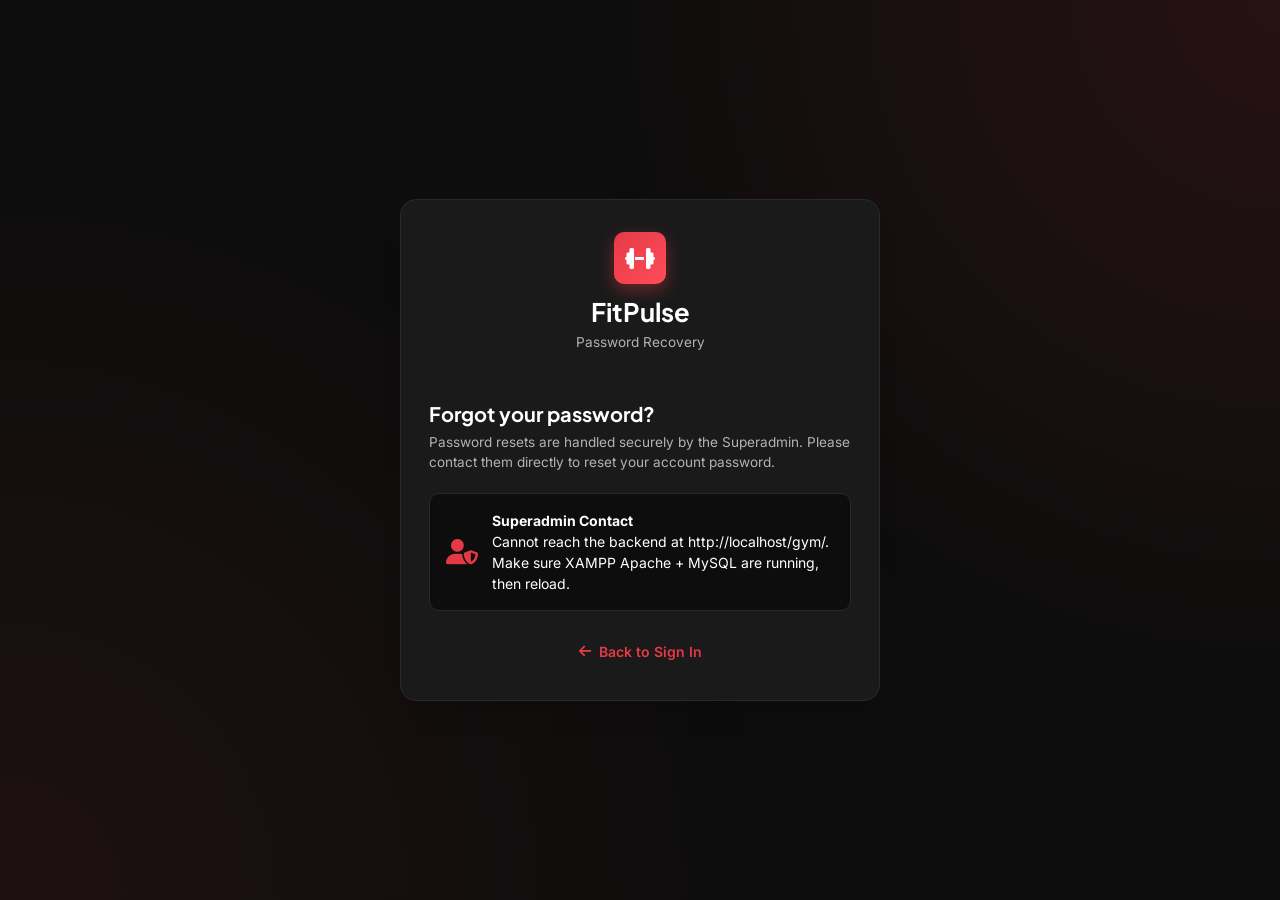
<file: auth/forgot-password.html>
<!DOCTYPE html>
<html lang="en">
<head>
  <meta charset="UTF-8">
  <meta name="viewport" content="width=device-width, initial-scale=1.0">
  <title>Forgot Password | FitPulse Gym Management System</title>
  <link rel="preconnect" href="https://fonts.googleapis.com">
  <link rel="preconnect" href="https://fonts.gstatic.com" crossorigin>
  <link href="https://fonts.googleapis.com/css2?family=Inter:wght@300;400;500;600;700&family=Plus+Jakarta+Sans:wght@500;600;700;800&display=swap" rel="stylesheet">
  <link rel="stylesheet" href="https://cdnjs.cloudflare.com/ajax/libs/font-awesome/6.5.1/css/all.min.css">
  <link rel="stylesheet" href="../assets/css/base.css">
  <link rel="stylesheet" href="../assets/css/auth.css">
</head>
<body class="auth-page">
  <div class="auth-screen-bg"></div>

  <div class="auth-card-wrap">
    <div class="auth-card">
      <div class="auth-card-brand">
        <div class="auth-logo"><i class="fa-solid fa-dumbbell"></i></div>
        <h1>FitPulse</h1>
        <p class="auth-tagline">Password Recovery</p>
      </div>

      <div class="auth-card-body">
        <h3 class="auth-step-title">Forgot your password?</h3>
        <p class="auth-step-sub">Password resets are handled securely by the Superadmin. Please contact them directly to reset your account password.</p>

        <div class="auth-info-box" id="forgot-info">
          <i class="fa-solid fa-user-shield"></i>
          <div>
            <strong>Superadmin Contact</strong>
            <br><span id="forgot-sa-email">Loading contact details...</span>
          </div>
        </div>

        <a href="login.html" class="btn btn-ghost btn-block">
          <i class="fa-solid fa-arrow-left"></i> Back to Sign In
        </a>
      </div>
    </div>
  </div>

  <script src="../assets/js/core.js"></script>
  <script src="forgot-password.js"></script>
</body>
</html>
</file>
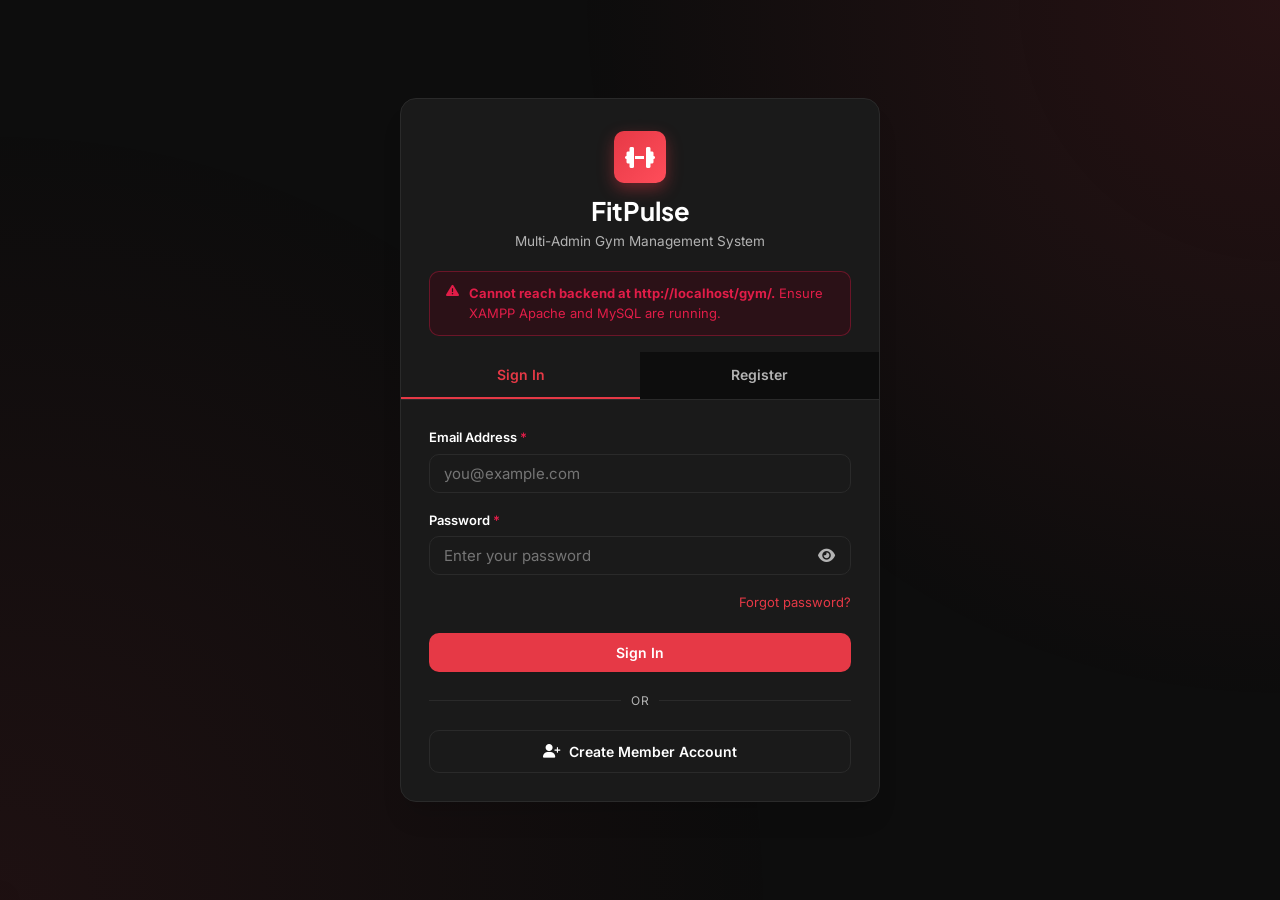
<file: auth/login.html>
<!DOCTYPE html>
<html lang="en">
<head>
  <meta charset="UTF-8">
  <meta name="viewport" content="width=device-width, initial-scale=1.0">
  <title>Sign In | FitPulse Gym Management System</title>
  <link rel="preconnect" href="https://fonts.googleapis.com">
  <link rel="preconnect" href="https://fonts.gstatic.com" crossorigin>
  <link href="https://fonts.googleapis.com/css2?family=Inter:wght@300;400;500;600;700&family=Plus+Jakarta+Sans:wght@500;600;700;800&display=swap" rel="stylesheet">
  <link rel="stylesheet" href="https://cdnjs.cloudflare.com/ajax/libs/font-awesome/6.5.1/css/all.min.css">
  <link rel="stylesheet" href="../assets/css/base.css">
  <link rel="stylesheet" href="../assets/css/auth.css">
</head>
<body class="auth-page">
  <div class="auth-screen-bg"></div>

  <div class="auth-card-wrap">
    <div class="auth-card">
      <div class="auth-card-brand">
        <div class="auth-logo"><i class="fa-solid fa-dumbbell"></i></div>
        <h1>FitPulse</h1>
        <p class="auth-tagline">Multi-Admin Gym Management System</p>
      </div>

      <div class="alert-box alert-danger" id="backend-error-box" style="display:none;margin:0 28px 16px;">
        <i class="fa-solid fa-triangle-exclamation"></i>
        <span><strong>Cannot reach backend at http://localhost/gym/.</strong> Ensure XAMPP Apache and MySQL are running.</span>
      </div>

      <div class="auth-tabs">
        <a href="login.html" class="auth-tab-link active">Sign In</a>
        <a href="register.html" class="auth-tab-link">Register</a>
      </div>

      <div class="auth-card-body">
        <form id="form-login" novalidate>
          <div class="form-group">
            <label for="login-email">Email Address <span class="text-rose">*</span></label>
            <input type="email" id="login-email" class="form-control" placeholder="you@example.com" autocomplete="email" required>
          </div>
          <div class="form-group">
            <label for="login-password">Password <span class="text-rose">*</span></label>
            <div class="password-field">
              <input type="password" id="login-password" class="form-control" placeholder="Enter your password" autocomplete="current-password" required>
              <button type="button" class="password-toggle" onclick="togglePassword('login-password', this)" tabindex="-1">
                <i class="fa-solid fa-eye"></i>
              </button>
            </div>
          </div>
          <div class="auth-links-row">
            <a href="forgot-password.html">Forgot password?</a>
          </div>
          <button type="submit" class="btn btn-primary btn-block" id="btn-submit-login">Sign In</button>
        </form>

        <div class="auth-divider"><span>or</span></div>

        <a href="register.html" class="btn btn-outline btn-block">
          <i class="fa-solid fa-user-plus"></i> Create Member Account
        </a>
      </div>
    </div>
  </div>

  <script src="../assets/js/core.js"></script>
  <script src="login.js"></script>
</body>
</html>
</file>
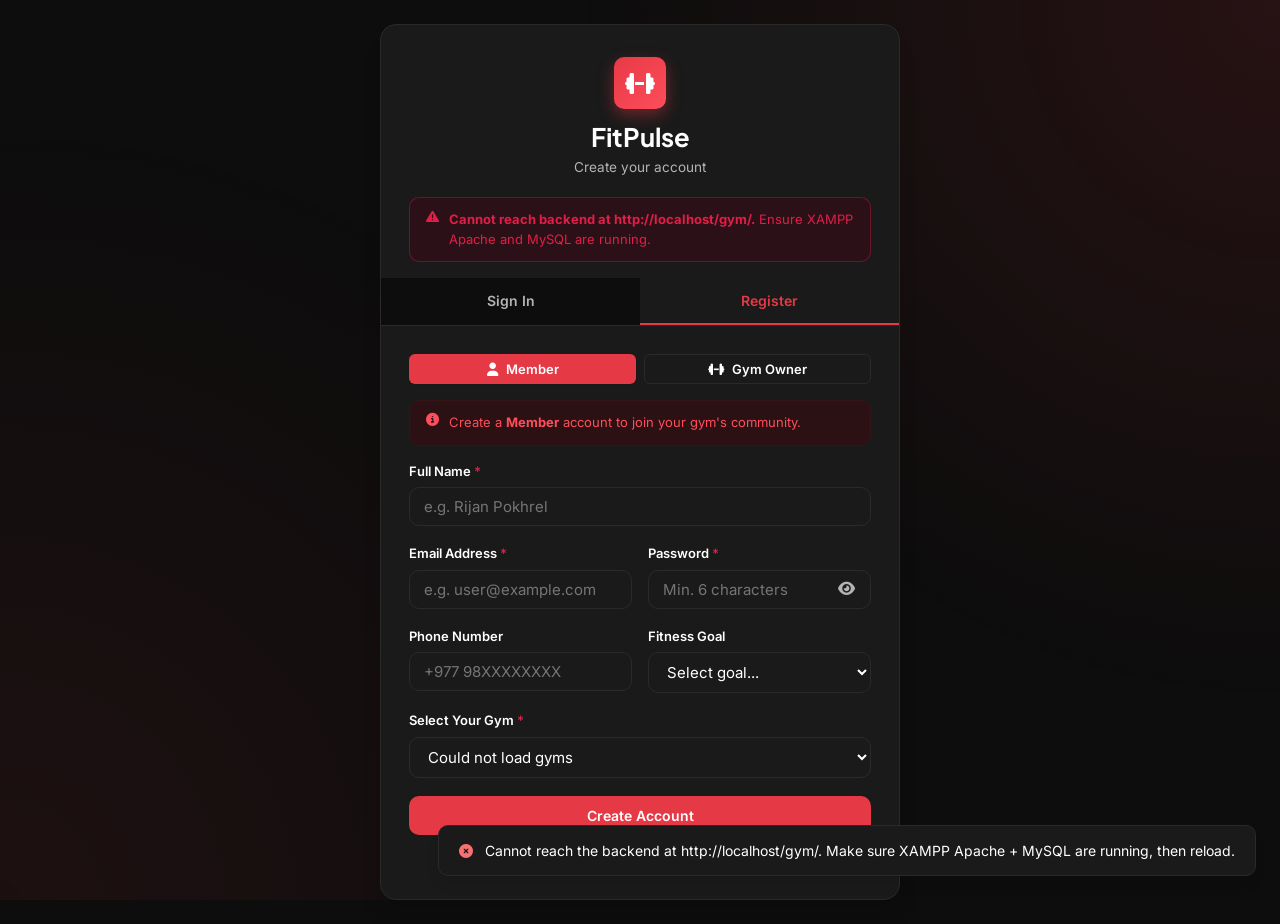
<file: auth/register.html>
<!DOCTYPE html>
<html lang="en">
<head>
  <meta charset="UTF-8">
  <meta name="viewport" content="width=device-width, initial-scale=1.0">
  <title>Register | FitPulse Gym Management System</title>
  <link rel="preconnect" href="https://fonts.googleapis.com">
  <link rel="preconnect" href="https://fonts.gstatic.com" crossorigin>
  <link href="https://fonts.googleapis.com/css2?family=Inter:wght@300;400;500;600;700&family=Plus+Jakarta+Sans:wght@500;600;700;800&display=swap" rel="stylesheet">
  <link rel="stylesheet" href="https://cdnjs.cloudflare.com/ajax/libs/font-awesome/6.5.1/css/all.min.css">
  <link rel="stylesheet" href="../assets/css/base.css">
  <link rel="stylesheet" href="../assets/css/auth.css">
</head>
<body class="auth-page">
  <div class="auth-screen-bg"></div>

  <div class="auth-card-wrap" style="max-width: 520px;">
    <div class="auth-card">
      <div class="auth-card-brand">
        <div class="auth-logo"><i class="fa-solid fa-dumbbell"></i></div>
        <h1>FitPulse</h1>
        <p class="auth-tagline">Create your account</p>
      </div>

      <div class="alert-box alert-danger" id="backend-error-box" style="display:none;margin:0 28px 16px;">
        <i class="fa-solid fa-triangle-exclamation"></i>
        <span><strong>Cannot reach backend at http://localhost/gym/.</strong> Ensure XAMPP Apache and MySQL are running.</span>
      </div>

      <div class="auth-tabs">
        <a href="login.html" class="auth-tab-link">Sign In</a>
        <a href="register.html" class="auth-tab-link active">Register</a>
      </div>

      <div class="auth-card-body">
        <!-- Registration Type Toggle -->
        <div style="display:flex;gap:8px;margin-bottom:16px;">
          <button type="button" class="btn btn-sm btn-primary" id="btn-type-member" style="flex:1;">
            <i class="fa-solid fa-user"></i> Member
          </button>
          <button type="button" class="btn btn-sm btn-outline" id="btn-type-owner" style="flex:1;">
            <i class="fa-solid fa-dumbbell"></i> Gym Owner
          </button>
        </div>

        <!-- Member Registration Info -->
        <div id="info-member" class="alert-box alert-info">
          <i class="fa-solid fa-circle-info"></i>
          <span>Create a <strong>Member</strong> account to join your gym's community.</span>
        </div>

        <!-- Owner Registration Info -->
        <div id="info-owner" class="alert-box alert-info" style="display:none;">
          <i class="fa-solid fa-circle-info"></i>
          <span>Create a <strong>Gym Owner</strong> account. Get a <strong>14-day free trial</strong> to set up your gym!</span>
        </div>

        <form id="form-register" novalidate>
          <div class="form-group">
            <label for="reg-name">Full Name <span class="text-rose">*</span></label>
            <input type="text" id="reg-name" class="form-control" placeholder="e.g. Rijan Pokhrel" required>
          </div>

          <div class="form-row">
            <div class="form-group col-6">
              <label for="reg-email">Email Address <span class="text-rose">*</span></label>
              <input type="email" id="reg-email" class="form-control" placeholder="e.g. user@example.com" required>
            </div>
            <div class="form-group col-6">
              <label for="reg-password">Password <span class="text-rose">*</span></label>
              <div class="password-field">
                <input type="password" id="reg-password" class="form-control" placeholder="Min. 6 characters" required>
                <button type="button" class="password-toggle" onclick="togglePassword('reg-password', this)" tabindex="-1">
                  <i class="fa-solid fa-eye"></i>
                </button>
              </div>
            </div>
          </div>

          <div class="form-row">
            <div class="form-group col-6">
              <label for="reg-phone">Phone Number</label>
              <input type="text" id="reg-phone" class="form-control" placeholder="+977 98XXXXXXXX">
            </div>
            <div class="form-group col-6">
              <label for="reg-goal">Fitness Goal</label>
              <select id="reg-goal" class="form-select">
                <option value="">Select goal...</option>
                <option>Weight Loss &amp; Cardio</option>
                <option>Muscle Hypertrophy</option>
                <option>Flexibility &amp; Core</option>
                <option>General Fitness</option>
              </select>
            </div>
          </div>

          <!-- Member-only: Gym Selection -->
          <div id="member-gym-field" class="form-group">
            <label for="reg-gym">Select Your Gym <span class="text-rose">*</span></label>
            <select id="reg-gym" class="form-select" required>
              <option value="">Loading gyms...</option>
            </select>
          </div>

          <!-- Owner-only: Gym Details -->
          <div id="owner-fields" style="display:none;">
            <div class="form-group">
              <label for="reg-gym-name">Gym Name <span class="text-rose">*</span></label>
              <input type="text" id="reg-gym-name" class="form-control" placeholder="e.g. Peak Fitness Club">
            </div>
            <div class="form-group">
              <label for="reg-address">Address</label>
              <input type="text" id="reg-address" class="form-control" placeholder="e.g. New Baneshwor, Kathmandu">
            </div>
            <div class="form-group">
              <label for="reg-description">Gym Description</label>
              <textarea id="reg-description" class="form-control" rows="2" placeholder="Brief info about your gym..."></textarea>
            </div>
          </div>

          <button type="submit" class="btn btn-primary btn-block" id="btn-submit-register">Create Account</button>
        </form>

        <div class="auth-footer-links">
          Already have an account? <a href="login.html">Sign In</a>
        </div>
      </div>
    </div>
  </div>

  <script src="../assets/js/core.js"></script>
  <script src="register.js"></script>
</body>
</html>
</file>
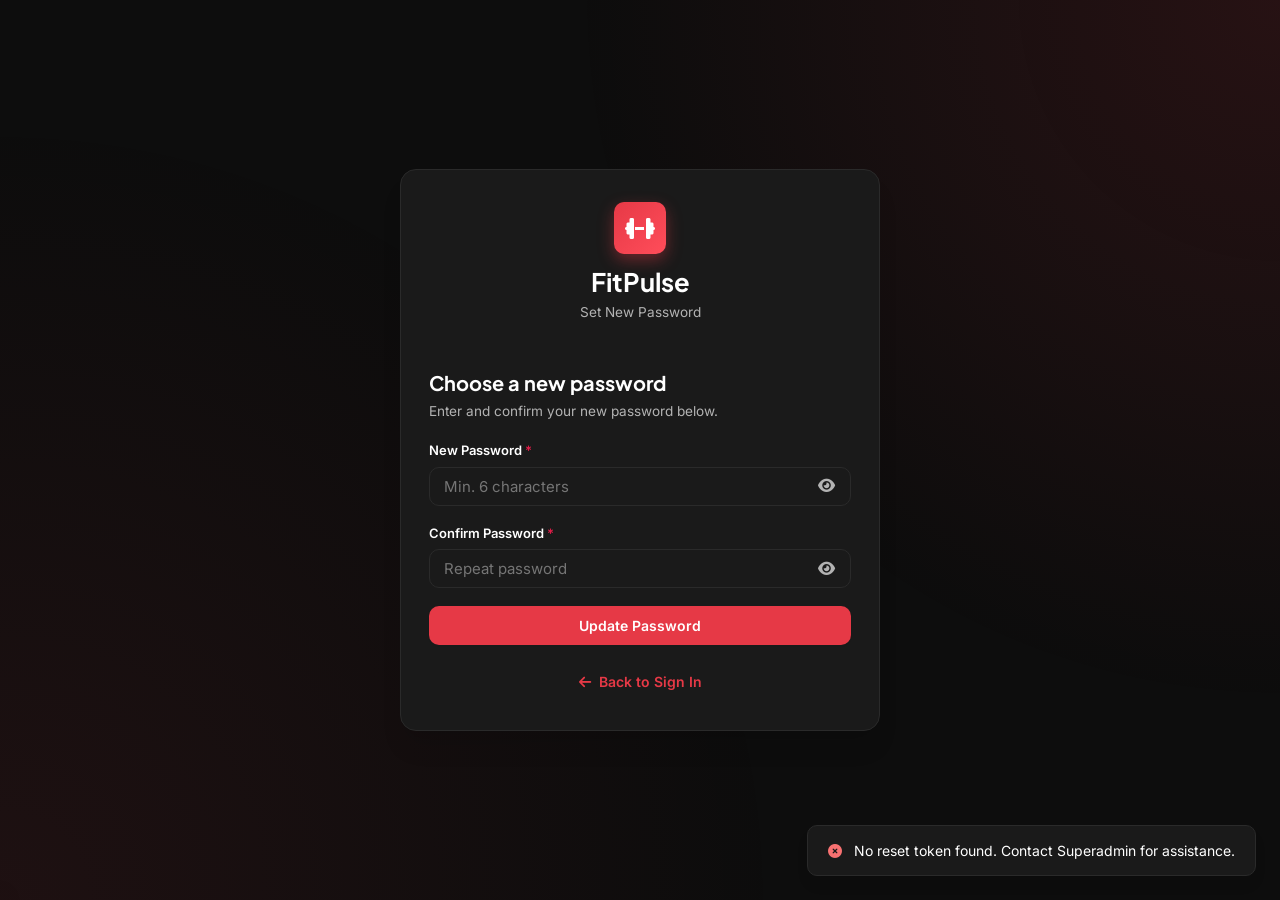
<file: auth/reset-password.html>
<!DOCTYPE html>
<html lang="en">
<head>
  <meta charset="UTF-8">
  <meta name="viewport" content="width=device-width, initial-scale=1.0">
  <title>Reset Password | FitPulse Gym Management System</title>
  <link rel="preconnect" href="https://fonts.googleapis.com">
  <link rel="preconnect" href="https://fonts.gstatic.com" crossorigin>
  <link href="https://fonts.googleapis.com/css2?family=Inter:wght@300;400;500;600;700&family=Plus+Jakarta+Sans:wght@500;600;700;800&display=swap" rel="stylesheet">
  <link rel="stylesheet" href="https://cdnjs.cloudflare.com/ajax/libs/font-awesome/6.5.1/css/all.min.css">
  <link rel="stylesheet" href="../assets/css/base.css">
  <link rel="stylesheet" href="../assets/css/auth.css">
</head>
<body class="auth-page">
  <div class="auth-screen-bg"></div>

  <div class="auth-card-wrap">
    <div class="auth-card">
      <div class="auth-card-brand">
        <div class="auth-logo"><i class="fa-solid fa-dumbbell"></i></div>
        <h1>FitPulse</h1>
        <p class="auth-tagline">Set New Password</p>
      </div>

      <div class="auth-card-body">
        <h3 class="auth-step-title">Choose a new password</h3>
        <p class="auth-step-sub">Enter and confirm your new password below.</p>

        <form id="form-reset" novalidate>
          <div class="form-group">
            <label for="reset-pass">New Password <span class="text-rose">*</span></label>
            <div class="password-field">
              <input type="password" id="reset-pass" class="form-control" placeholder="Min. 6 characters" required>
              <button type="button" class="password-toggle" onclick="togglePassword('reset-pass', this)" tabindex="-1">
                <i class="fa-solid fa-eye"></i>
              </button>
            </div>
          </div>
          <div class="form-group">
            <label for="reset-pass2">Confirm Password <span class="text-rose">*</span></label>
            <div class="password-field">
              <input type="password" id="reset-pass2" class="form-control" placeholder="Repeat password" required>
              <button type="button" class="password-toggle" onclick="togglePassword('reset-pass2', this)" tabindex="-1">
                <i class="fa-solid fa-eye"></i>
              </button>
            </div>
          </div>
          <button type="submit" class="btn btn-primary btn-block" id="btn-submit-reset">Update Password</button>
        </form>

        <div style="margin-top: 16px;">
          <a href="login.html" class="btn btn-ghost btn-block">
            <i class="fa-solid fa-arrow-left"></i> Back to Sign In
          </a>
        </div>
      </div>
    </div>
  </div>

  <script src="../assets/js/core.js"></script>
  <script src="reset-password.js"></script>
</body>
</html>
</file>
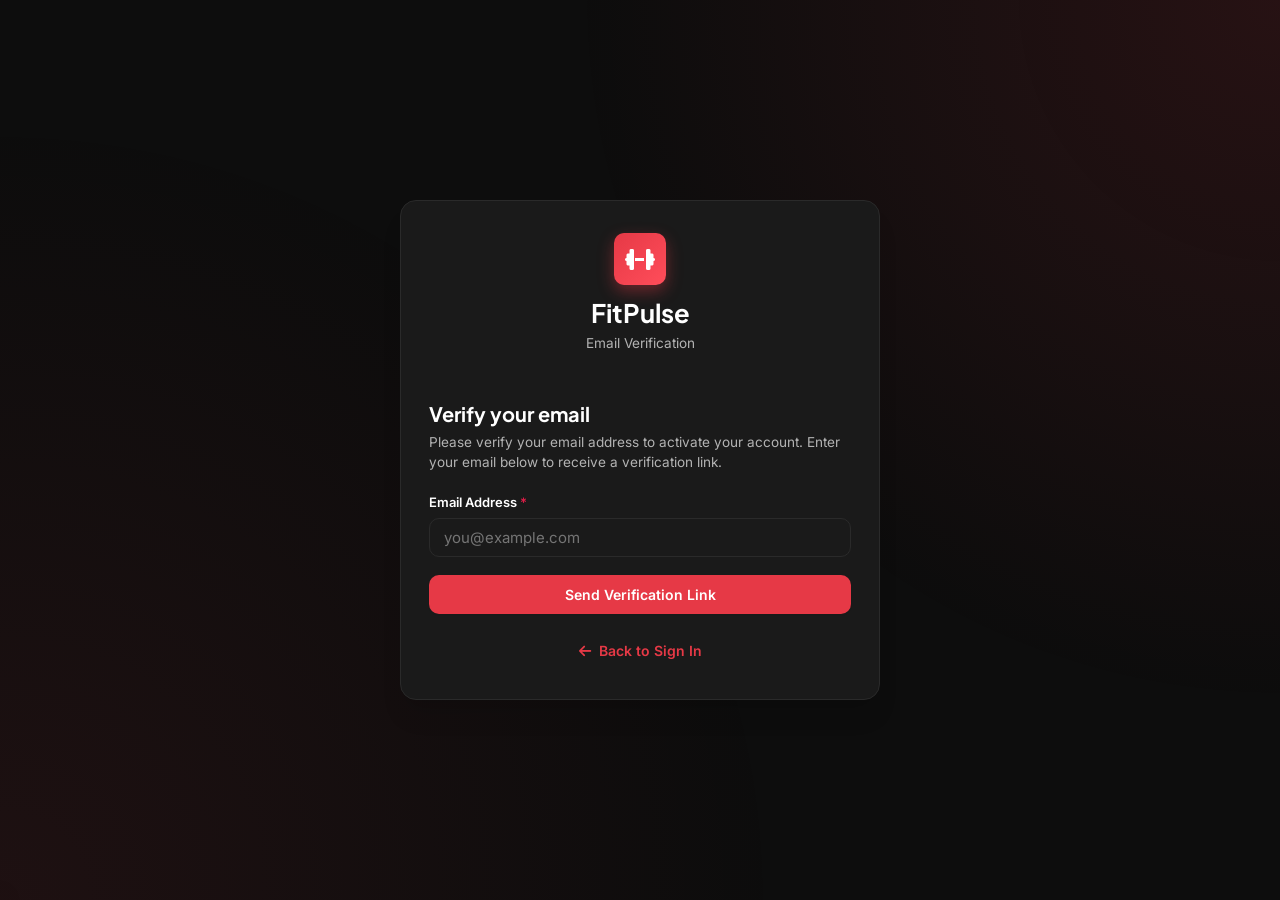
<file: auth/verify-email.html>
<!DOCTYPE html>
<html lang="en">
<head>
  <meta charset="UTF-8">
  <meta name="viewport" content="width=device-width, initial-scale=1.0">
  <title>Verify Email | FitPulse Gym Management System</title>
  <link rel="preconnect" href="https://fonts.googleapis.com">
  <link rel="preconnect" href="https://fonts.gstatic.com" crossorigin>
  <link href="https://fonts.googleapis.com/css2?family=Inter:wght@300;400;500;600;700&family=Plus+Jakarta+Sans:wght@500;600;700;800&display=swap" rel="stylesheet">
  <link rel="stylesheet" href="https://cdnjs.cloudflare.com/ajax/libs/font-awesome/6.5.1/css/all.min.css">
  <link rel="stylesheet" href="../assets/css/base.css">
  <link rel="stylesheet" href="../assets/css/auth.css">
</head>
<body class="auth-page">
  <div class="auth-screen-bg"></div>

  <div class="auth-card-wrap">
    <div class="auth-card">
      <div class="auth-card-brand">
        <div class="auth-logo"><i class="fa-solid fa-dumbbell"></i></div>
        <h1>FitPulse</h1>
        <p class="auth-tagline">Email Verification</p>
      </div>

      <div class="auth-card-body">
        <div id="verify-loading" style="display:none; text-align:center; padding: 20px 0;">
          <i class="fa-solid fa-circle-notch fa-spin" style="font-size:2rem; color:var(--orange-500); margin-bottom:12px;"></i>
          <p>Verifying your email address...</p>
        </div>

        <div id="verify-form-wrap">
          <h3 class="auth-step-title">Verify your email</h3>
          <p class="auth-step-sub">Please verify your email address to activate your account. Enter your email below to receive a verification link.</p>

          <form id="form-verify" novalidate>
            <div class="form-group">
              <label for="verify-email">Email Address <span class="text-rose">*</span></label>
              <input type="email" id="verify-email" class="form-control" placeholder="you@example.com" required>
            </div>
            <button type="submit" class="btn btn-primary btn-block" id="btn-submit-verify">Send Verification Link</button>
          </form>

          <div style="margin-top: 16px;">
            <a href="login.html" class="btn btn-ghost btn-block">
              <i class="fa-solid fa-arrow-left"></i> Back to Sign In
            </a>
          </div>
        </div>
      </div>
    </div>
  </div>

  <script src="../assets/js/core.js"></script>
  <script src="verify-email.js"></script>
</body>
</html>
</file>
<file: assets/css/base.css>
/* ==========================================================================
   FITPULSE GYM MANAGEMENT SYSTEM - CORE SHARED STYLES
   ========================================================================== */

/* --------------------------------------------------------------------------
   1. DESIGN TOKENS & CSS VARIABLES
   -------------------------------------------------------------------------- */
:root {
  color-scheme: dark;
  --bg-app: #0D0D0D;
  --bg-sidebar: #1A1A1A;
  --bg-card: #1A1A1A;
  --bg-card-hover: #242424;
  
  --text-main: #FFFFFF;
  --text-muted: #B3B3B3;
  --text-light: #8f8f8f;
  --text-white: #FFFFFF;

  --border-color: #2A2A2A;
  --border-focus: #E63946;

  --orange-50: #2B1114;
  --orange-100: #351517;
  --orange-400: #FF4D5A;
  --orange-500: #E63946;
  --orange-600: #E63946;
  --orange-700: #FF4D5A;

  --blue-500: #38bdf8;
  --blue-600: #0ea5e9;
  
  --emerald-50: #0D2B21;
  --emerald-600: #10B981;
  --emerald-700: #34D399;

  --amber-50: #2B230D;
  --amber-600: #F59E0B;

  --rose-50: #2B1117;
  --rose-600: #e11d48;

  --shadow-sm: 0 1px 2px 0 rgba(0, 0, 0, 0.05);
  --shadow-md: 0 4px 6px -1px rgba(0, 0, 0, 0.06), 0 2px 4px -1px rgba(0, 0, 0, 0.04);
  --shadow-lg: 0 10px 15px -3px rgba(0, 0, 0, 0.08), 0 4px 6px -2px rgba(0, 0, 0, 0.04);
  --shadow-xl: 0 20px 25px -5px rgba(0, 0, 0, 0.1), 0 10px 10px -5px rgba(0, 0, 0, 0.04);

  --radius-sm: 6px;
  --radius-md: 10px;
  --radius-lg: 16px;
  --radius-full: 9999px;
  --transition-fast: 0.15s ease;
  --transition-normal: 0.25s ease;

  --sidebar-width: 260px;
}

/* --------------------------------------------------------------------------
   2. GLOBAL RESETS & TYPOGRAPHY
   -------------------------------------------------------------------------- */
*, *::before, *::after {
  box-sizing: border-box;
  margin: 0;
  padding: 0;
}

body {
  font-family: 'Inter', -apple-system, BlinkMacSystemFont, sans-serif;
  background-color: var(--bg-app);
  color: var(--text-main);
  line-height: 1.5;
  font-size: 0.9375rem;
  -webkit-font-smoothing: antialiased;
}

h1, h2, h3, h4, h5, h6 {
  font-family: 'Plus Jakarta Sans', sans-serif;
  font-weight: 700;
  color: var(--text-main);
  line-height: 1.25;
}

a {
  color: var(--orange-600);
  text-decoration: none;
  transition: color var(--transition-fast);
}

a:hover {
  color: var(--orange-700);
}

button, input, select, textarea {
  font-family: inherit;
  font-size: inherit;
}

/* Utilities */
.text-muted { color: var(--text-muted); }
.text-sm { font-size: 0.8125rem; }
.text-rose { color: var(--rose-600); }
.text-amber { color: var(--amber-600); }
.text-emerald { color: var(--emerald-600); }
.text-orange { color: var(--orange-600); }
.text-right { text-align: right; }
.p-0 { padding: 0 !important; }
.max-w-xl { max-width: 650px; }

/* --------------------------------------------------------------------------
   3. APP LAYOUT & SIDEBAR
   -------------------------------------------------------------------------- */
.app-layout {
  display: flex;
  min-height: 100vh;
  width: 100%;
}

.sidebar {
  width: var(--sidebar-width);
  background-color: var(--bg-sidebar);
  color: var(--text-white);
  display: flex;
  flex-direction: column;
  position: fixed;
  top: 0;
  bottom: 0;
  left: 0;
  z-index: 100;
  transition: transform var(--transition-normal);
}

.sidebar.collapsed {
  transform: translateX(-100%);
}

.sidebar-brand {
  display: flex;
  align-items: center;
  gap: 12px;
  padding: 24px 20px;
  border-bottom: 1px solid rgba(255, 255, 255, 0.08);
}

.brand-logo {
  width: 40px;
  height: 40px;
  background: linear-gradient(135deg, #E63946, #FF4D5A);
  border-radius: var(--radius-md);
  display: flex;
  align-items: center;
  justify-content: center;
  font-size: 1.2rem;
  color: var(--text-white);
  box-shadow: 0 4px 10px rgba(230, 57, 70, 0.4);
}

.brand-info h2 {
  font-size: 1.15rem;
  color: var(--text-white);
  margin-bottom: 2px;
}

.brand-info span {
  font-size: 0.725rem;
  color: var(--orange-400);
  background-color: rgba(230, 57, 70, 0.25);
  padding: 2px 8px;
  border-radius: 4px;
  font-weight: 600;
}

.sidebar-nav {
  flex: 1;
  padding: 20px 12px;
  overflow-y: auto;
}

.sidebar-nav ul {
  list-style: none;
  display: flex;
  flex-direction: column;
  gap: 4px;
}

.nav-item {
  display: flex;
  align-items: center;
  gap: 14px;
  padding: 12px 16px;
  color: #94a3b8;
  border-radius: var(--radius-md);
  font-weight: 500;
  cursor: pointer;
  transition: all var(--transition-fast);
}

.nav-item a {
  display: flex;
  align-items: center;
  gap: 14px;
  color: inherit;
  width: 100%;
  text-decoration: none;
}

.nav-item i {
  font-size: 1.1rem;
  width: 20px;
  text-align: center;
}

.nav-item span:first-of-type {
  flex: 1;
}

.nav-item:hover {
  color: var(--text-white);
  background-color: rgba(255, 255, 255, 0.06);
}

.nav-item.active {
  color: var(--text-white);
  background: linear-gradient(90deg, var(--orange-600), var(--orange-400));
  box-shadow: 0 4px 12px rgba(230, 57, 70, 0.4);
}

.sidebar-user {
  display: flex;
  align-items: center;
  gap: 12px;
  padding: 16px 20px;
  background-color: rgba(0, 0, 0, 0.25);
  border-top: 1px solid rgba(255, 255, 255, 0.08);
}

.user-avatar {
  width: 38px;
  height: 38px;
  border-radius: var(--radius-full);
  background-color: var(--orange-500);
  color: var(--text-white);
  display: flex;
  align-items: center;
  justify-content: center;
  font-weight: 700;
  font-size: 0.85rem;
  overflow: hidden;
  flex-shrink: 0;
}

.user-details {
  flex: 1;
  overflow: hidden;
}

.user-details strong {
  display: block;
  font-size: 0.875rem;
  color: var(--text-white);
  line-height: 1.2;
  white-space: nowrap;
  overflow: hidden;
  text-overflow: ellipsis;
}

.user-details span {
  font-size: 0.75rem;
  color: #94a3b8;
}

.btn-icon-logout {
  background: none;
  border: none;
  color: #94a3b8;
  font-size: 1.1rem;
  cursor: pointer;
  padding: 6px;
  border-radius: 4px;
  transition: color var(--transition-fast);
}

.btn-icon-logout:hover {
  color: var(--rose-600);
}

.main-wrapper {
  margin-left: var(--sidebar-width);
  flex: 1;
  display: flex;
  flex-direction: column;
  min-width: 0;
}

/* --------------------------------------------------------------------------
   4. TOPBAR NAVIGATION HEADER & ROLE SELECTOR
   -------------------------------------------------------------------------- */
.topbar {
  height: 70px;
  background-color: var(--bg-card);
  border-bottom: 1px solid var(--border-color);
  display: flex;
  align-items: center;
  justify-content: space-between;
  padding: 0 32px;
  position: sticky;
  top: 0;
  z-index: 90;
}

.topbar-left {
  display: flex;
  align-items: center;
  gap: 16px;
  flex: 1;
}

.menu-toggle {
  display: none;
  background: none;
  border: none;
  font-size: 1.25rem;
  color: var(--text-main);
  cursor: pointer;
  padding: 8px;
}

.topbar-right {
  display: flex;
  align-items: center;
  gap: 16px;
}

.role-switcher-pill {
  display: flex;
  align-items: center;
  gap: 8px;
  background-color: var(--bg-app);
  border: 1px solid var(--border-color);
  padding: 4px 12px;
  border-radius: var(--radius-full);
  font-size: 0.8125rem;
}

.role-label {
  color: var(--text-muted);
  font-weight: 600;
}

/* --------------------------------------------------------------------------
   5. BUTTONS & BADGES
   -------------------------------------------------------------------------- */
.btn {
  display: inline-flex;
  align-items: center;
  justify-content: center;
  gap: 8px;
  padding: 10px 18px;
  font-weight: 600;
  font-size: 0.875rem;
  border-radius: var(--radius-md);
  border: 1px solid transparent;
  cursor: pointer;
  transition: all var(--transition-fast);
  white-space: nowrap;
}

.btn-primary {
  background-color: var(--orange-600);
  color: var(--text-white);
  box-shadow: var(--shadow-sm);
}

.btn-primary:hover {
  background-color: var(--orange-700);
  box-shadow: var(--shadow-md);
}

.btn-outline {
  background-color: transparent;
  border-color: var(--border-color);
  color: var(--text-main);
}

.btn-outline:hover {
  background-color: var(--bg-card-hover);
  border-color: var(--text-muted);
}

.btn-ghost {
  background-color: transparent;
  border: none;
  color: var(--orange-600);
}

.btn-ghost:hover {
  background-color: var(--orange-50);
}

.btn-block {
  width: 100%;
}

.btn-sm {
  padding: 6px 12px;
  font-size: 0.8125rem;
  border-radius: var(--radius-sm);
}

.btn-danger {
  color: var(--rose-600) !important;
  border-color: rgba(225, 29, 72, 0.3) !important;
}

.btn-danger:hover {
  background-color: var(--rose-50) !important;
  border-color: var(--rose-600) !important;
}

.badge {
  display: inline-flex;
  align-items: center;
  padding: 3px 10px;
  font-size: 0.75rem;
  font-weight: 600;
  border-radius: var(--radius-full);
}

.badge-blue { background-color: #10242E; color: var(--blue-600); border: 1px solid rgba(14, 165, 233, 0.25); }
.badge-orange { background-color: var(--orange-100); color: var(--orange-700); border: 1px solid rgba(230, 57, 70, 0.25); }
.badge-emerald { background-color: var(--emerald-50); color: var(--emerald-700); border: 1px solid rgba(52, 211, 153, 0.25); }
.badge-amber { background-color: var(--amber-50); color: var(--amber-600); border: 1px solid rgba(245, 158, 11, 0.25); }
.badge-rose { background-color: var(--rose-50); color: var(--rose-600); border: 1px solid rgba(225, 29, 72, 0.35); }
.badge-neutral { background-color: #242424; color: #94a3b8; border: 1px solid #333; }

/* --------------------------------------------------------------------------
   6. TAB CONTENT & PAGE HEADERS
   -------------------------------------------------------------------------- */
.content-container {
  padding: 32px;
  flex: 1;
}

.tab-content {
  display: none;
  animation: fadeIn 0.2s ease-in-out;
}

.tab-content.active {
  display: block;
}

@keyframes fadeIn {
  from { opacity: 0; transform: translateY(6px); }
  to { opacity: 1; transform: translateY(0); }
}

.page-header {
  display: flex;
  align-items: flex-start;
  justify-content: space-between;
  margin-bottom: 28px;
  gap: 16px;
  flex-wrap: wrap;
}

.page-title {
  font-size: 1.75rem;
  letter-spacing: -0.02em;
  margin-bottom: 4px;
}

.page-subtitle {
  color: var(--text-muted);
  font-size: 0.9375rem;
}

/* --------------------------------------------------------------------------
   7. METRIC CARDS & PANELS
   -------------------------------------------------------------------------- */
.metrics-grid {
  display: grid;
  grid-template-columns: repeat(auto-fit, minmax(220px, 1fr));
  gap: 20px;
  margin-bottom: 28px;
}

.metric-card {
  background-color: var(--bg-card);
  border: 1px solid var(--border-color);
  border-radius: var(--radius-lg);
  padding: 20px 24px;
  box-shadow: var(--shadow-sm);
}

.metric-header {
  display: flex;
  align-items: center;
  justify-content: space-between;
  margin-bottom: 16px;
}

.metric-icon {
  width: 44px;
  height: 44px;
  border-radius: var(--radius-md);
  display: flex;
  align-items: center;
  justify-content: center;
  font-size: 1.15rem;
}

.icon-blue { background-color: #10242E; color: var(--blue-600); }
.icon-emerald { background-color: var(--emerald-50); color: var(--emerald-600); }
.icon-orange { background-color: var(--orange-100); color: var(--orange-600); }
.icon-purple { background-color: #271A33; color: #C084FC; }
.icon-teal { background-color: #0D2626; color: #14B8A6; }

.trend {
  font-size: 0.75rem;
  font-weight: 600;
  padding: 2px 8px;
  border-radius: var(--radius-full);
}

.trend-neutral { background-color: var(--bg-app); color: var(--text-muted); }

.metric-body h3 {
  font-size: 1.85rem;
  margin-bottom: 2px;
  letter-spacing: -0.03em;
}

.metric-body p {
  color: var(--text-muted);
  font-size: 0.875rem;
}

.panel {
  background-color: var(--bg-card);
  border: 1px solid var(--border-color);
  border-radius: var(--radius-lg);
  box-shadow: var(--shadow-sm);
  overflow: hidden;
  margin-bottom: 24px;
}

.panel-header {
  padding: 20px 24px;
  border-bottom: 1px solid var(--border-color);
  display: flex;
  align-items: center;
  justify-content: space-between;
  flex-wrap: wrap;
  gap: 12px;
}

.panel-body {
  padding: 24px;
}

/* --------------------------------------------------------------------------
   8. DATA TABLES
   -------------------------------------------------------------------------- */
.table-responsive {
  width: 100%;
  overflow-x: auto;
}

.data-table {
  width: 100%;
  border-collapse: collapse;
  text-align: left;
  font-size: 0.875rem;
}

.data-table th {
  background-color: #151515;
  color: var(--text-muted);
  font-weight: 600;
  text-transform: uppercase;
  font-size: 0.725rem;
  letter-spacing: 0.05em;
  padding: 14px 20px;
  border-bottom: 1px solid var(--border-color);
}

.data-table td {
  padding: 16px 20px;
  border-bottom: 1px solid var(--border-color);
  vertical-align: middle;
}

.data-table tbody tr:hover {
  background-color: var(--bg-app);
}

.cell-user {
  display: flex;
  align-items: center;
  gap: 12px;
}

.gym-logo {
  width: 42px;
  height: 42px;
  border-radius: var(--radius-md);
  object-fit: cover;
  border: 1px solid var(--border-color);
}

.gym-logo-sm {
  width: 32px;
  height: 32px;
}

.gym-logo-lg {
  width: 60px;
  height: 60px;
}

.gym-logo-fallback {
  background: linear-gradient(135deg, #E63946, #FF4D5A);
  color: #fff;
  display: flex;
  align-items: center;
  justify-content: center;
  font-weight: 700;
  font-size: 0.9rem;
}

/* --------------------------------------------------------------------------
   9. MODAL DIALOGS & FORMS
   -------------------------------------------------------------------------- */
.modal-overlay {
  position: fixed;
  top: 0;
  left: 0;
  right: 0;
  bottom: 0;
  background-color: rgba(0, 0, 0, 0.65);
  backdrop-filter: blur(4px);
  display: flex;
  align-items: center;
  justify-content: center;
  z-index: 1000;
  opacity: 0;
  visibility: hidden;
  transition: all var(--transition-fast);
}

.modal-overlay.active {
  opacity: 1;
  visibility: visible;
}

.modal {
  background-color: var(--bg-card);
  border-radius: var(--radius-lg);
  width: 100%;
  max-width: 580px;
  max-height: calc(100vh - 40px);
  display: flex;
  flex-direction: column;
  box-shadow: var(--shadow-xl);
  overflow: visible;
  transform: scale(0.95);
  transition: transform var(--transition-fast);
  border: 1px solid var(--border-color);
}

.modal-lg {
  max-width: 760px;
}

.modal-overlay.active .modal {
  transform: scale(1);
}

.modal-header {
  padding: 20px 24px;
  border-bottom: 1px solid var(--border-color);
  display: flex;
  align-items: center;
  justify-content: space-between;
  border-radius: var(--radius-lg) var(--radius-lg) 0 0;
  flex-shrink: 0;
}

.modal-close {
  background: none;
  border: none;
  font-size: 1.5rem;
  color: var(--text-muted);
  cursor: pointer;
  line-height: 1;
}

.modal-close:hover {
  color: var(--text-main);
}

.modal > form {
  flex: 1;
  min-height: 0;
  display: flex;
  flex-direction: column;
}

.modal-body {
  padding: 24px;
  overflow-y: auto;
  min-height: 0;
  flex: 1;
}

.modal-footer {
  padding: 16px 24px;
  background-color: var(--bg-app);
  border-top: 1px solid var(--border-color);
  display: flex;
  justify-content: flex-end;
  gap: 12px;
  border-radius: 0 0 var(--radius-lg) var(--radius-lg);
  flex-shrink: 0;
}

.form-group {
  margin-bottom: 18px;
}

.form-group label {
  display: block;
  font-weight: 600;
  font-size: 0.8125rem;
  margin-bottom: 6px;
  color: var(--text-main);
}

.form-control, .form-select {
  width: 100%;
  padding: 9px 14px;
  border: 1px solid var(--border-color);
  border-radius: var(--radius-md);
  outline: none;
  background-color: var(--bg-card);
  color: var(--text-main);
}

.form-control:focus, .form-select:focus {
  border-color: var(--orange-500);
  box-shadow: 0 0 0 3px var(--orange-100);
}

/* Password field with toggle button */
.password-field {
  position: relative;
}

.password-field .form-control {
  padding-right: 44px;
}

.password-toggle {
  position: absolute;
  right: 12px;
  top: 50%;
  transform: translateY(-50%);
  background: none;
  border: none;
  color: var(--text-muted);
  cursor: pointer;
  font-size: 0.95rem;
  padding: 4px;
  display: flex;
  align-items: center;
  justify-content: center;
  transition: color var(--transition-fast);
}

.password-toggle:hover {
  color: var(--text-main);
}

.form-row {
  display: flex;
  gap: 16px;
}

.col-6 { flex: 0 0 calc(50% - 8px); }
.col-4 { flex: 0 0 calc(33.333% - 10.6px); }
.col-3 { flex: 0 0 calc(25% - 12px); }
.col-2 { flex: 0 0 calc(16.666% - 13.3px); }
.col-1 { flex: 0 0 calc(8.333% - 14.6px); }

.filter-input {
  width: 240px;
  max-width: 100%;
}

.filter-select {
  width: auto;
  min-width: 150px;
}

.header-actions {
  display: flex;
  gap: 10px;
  align-items: center;
  flex-wrap: wrap;
}

.panel-title-group {
  display: flex;
  align-items: center;
  gap: 10px;
}

/* --------------------------------------------------------------------------
   10. ALERTS & TOASTS
   -------------------------------------------------------------------------- */
.alert-box {
  display: flex;
  align-items: flex-start;
  gap: 10px;
  padding: 12px 16px;
  border-radius: var(--radius-md);
  font-size: 0.8125rem;
  margin-bottom: 16px;
}

.alert-info { background-color: var(--orange-50); color: var(--orange-700); border: 1px solid var(--orange-100); }
.alert-warning { background-color: var(--amber-50); color: var(--amber-600); border: 1px solid rgba(245, 158, 11, 0.25); }
.alert-success { background-color: var(--emerald-50); color: var(--emerald-700); border: 1px solid rgba(52, 211, 153, 0.25); }
.alert-danger { background-color: var(--rose-50); color: var(--rose-600); border: 1px solid rgba(225, 29, 72, 0.35); }

.toast-container {
  position: fixed;
  bottom: 24px;
  right: 24px;
  display: flex;
  flex-direction: column;
  gap: 10px;
  z-index: 3000;
}

.toast {
  background-color: var(--bg-sidebar);
  color: var(--text-white);
  padding: 14px 20px;
  border-radius: var(--radius-md);
  box-shadow: var(--shadow-lg);
  display: flex;
  align-items: center;
  gap: 12px;
  font-size: 0.875rem;
  animation: slideInRight 0.3s ease;
  border: 1px solid var(--border-color);
  transition: opacity 0.4s ease, transform 0.4s ease;
}

.toast-success i { color: #34d399; }
.toast-info i { color: #60a5fa; }
.toast-error i { color: #f87171; }

@keyframes slideInRight {
  from { opacity: 0; transform: translateX(50px); }
  to { opacity: 1; transform: translateX(0); }
}

/* --------------------------------------------------------------------------
   11. CARDS: PLANS, PRODUCTS, EQUIPMENT, ANNOUNCEMENTS
   -------------------------------------------------------------------------- */
.plans-grid, .products-grid, .equipment-grid, .trainers-grid {
  display: grid;
  grid-template-columns: repeat(auto-fill, minmax(280px, 1fr));
  gap: 20px;
}

.admin-plan-card, .plan-card, .class-card, .product-card, .gym-card {
  background-color: var(--bg-card);
  border: 1px solid var(--border-color);
  border-radius: var(--radius-lg);
  padding: 20px;
  box-shadow: var(--shadow-sm);
  display: flex;
  flex-direction: column;
  justify-content: space-between;
  gap: 12px;
  transition: transform var(--transition-fast), box-shadow var(--transition-fast);
}

.admin-plan-card:hover, .plan-card:hover, .class-card:hover, .product-card:hover, .gym-card:hover {
  transform: translateY(-2px);
  box-shadow: var(--shadow-md);
  border-color: #383838;
}

.admin-plan-head, .class-card-header, .gym-card-head {
  display: flex;
  align-items: flex-start;
  justify-content: space-between;
  gap: 10px;
}

.plan-cat, .class-category, .product-card-cat {
  font-size: 0.725rem;
  font-weight: 600;
  color: var(--orange-400);
  text-transform: uppercase;
  letter-spacing: 0.05em;
}

.plan-ex-list, .meal-list {
  list-style: none;
  display: flex;
  flex-direction: column;
  gap: 8px;
  margin: 6px 0;
}

.plan-ex-list li, .meal-row {
  font-size: 0.8125rem;
  color: var(--text-main);
  display: flex;
  align-items: center;
  gap: 8px;
}

.admin-plan-actions {
  display: flex;
  gap: 8px;
  margin-top: 8px;
  border-top: 1px solid var(--border-color);
  padding-top: 12px;
}

.class-info-item {
  display: flex;
  align-items: center;
  gap: 8px;
  font-size: 0.8125rem;
  color: var(--text-muted);
}

.product-card-img {
  width: 100%;
  height: 120px;
  background-color: var(--bg-app);
  border-radius: var(--radius-md);
  display: flex;
  align-items: center;
  justify-content: center;
  font-size: 2.5rem;
  color: var(--orange-500);
}

.product-card-foot {
  display: flex;
  align-items: center;
  justify-content: space-between;
  margin-top: 8px;
  padding-top: 8px;
  border-top: 1px solid var(--border-color);
}

.product-price {
  font-weight: 700;
  color: var(--emerald-600);
  font-size: 1.1rem;
}

.product-stock {
  font-size: 0.8125rem;
  color: var(--text-muted);
}

.announcements-list {
  display: flex;
  flex-direction: column;
  gap: 16px;
}

.announcement-card {
  background-color: var(--bg-card);
  border: 1px solid var(--border-color);
  border-radius: var(--radius-lg);
  padding: 20px 24px;
}

.ann-urgent {
  border-left: 4px solid var(--rose-600);
}

.ann-important {
  border-left: 4px solid var(--amber-600);
}

.announcement-head {
  display: flex;
  align-items: center;
  justify-content: space-between;
  margin-bottom: 8px;
}

.announcement-meta {
  display: flex;
  align-items: center;
  gap: 16px;
  margin-top: 12px;
  font-size: 0.8125rem;
  color: var(--text-muted);
}

.empty-state {
  padding: 36px 20px;
  text-align: center;
  color: var(--text-muted);
  width: 100%;
}

.empty-state i {
  font-size: 1.8rem;
  margin-bottom: 10px;
  display: block;
  color: #555;
}

/* Checkbox lists */
.checkbox-item {
  display: flex;
  align-items: center;
  gap: 10px;
  padding: 8px 12px;
  background-color: var(--bg-app);
  border-radius: var(--radius-md);
  margin-bottom: 6px;
  cursor: pointer;
}

.checkbox-item input {
  accent-color: var(--orange-600);
}

/* Charts Grid */
.charts-grid {
  display: grid;
  grid-template-columns: repeat(auto-fit, minmax(360px, 1fr));
  gap: 24px;
}

.fill-bar {
  width: 100%;
  height: 8px;
  background-color: var(--bg-app);
  border-radius: 4px;
  overflow: hidden;
  margin-bottom: 4px;
}

.fill-bar-inner {
  height: 100%;
  background: linear-gradient(90deg, var(--orange-600), var(--orange-400));
}

/* Notifications */
.notification-card {
  display: flex;
  align-items: flex-start;
  gap: 16px;
  padding: 16px 20px;
  background-color: var(--bg-card);
  border: 1px solid var(--border-color);
  border-radius: var(--radius-lg);
  margin-bottom: 12px;
}

.notification-card.unread {
  border-left: 4px solid var(--orange-600);
}

.notification-icon {
  width: 40px;
  height: 40px;
  border-radius: var(--radius-md);
  display: flex;
  align-items: center;
  justify-content: center;
  font-size: 1.1rem;
  flex-shrink: 0;
}

.notification-body {
  flex: 1;
}

.notification-head {
  display: flex;
  justify-content: space-between;
  margin-bottom: 4px;
}

/* Gym Sub Tabs */
.gym-sub-nav {
  display: flex;
  gap: 8px;
  overflow-x: auto;
  border-bottom: 1px solid var(--border-color);
  padding-bottom: 12px;
  margin-bottom: 20px;
}

.gym-sub-tab {
  padding: 8px 16px;
  background: none;
  border: 1px solid var(--border-color);
  color: var(--text-muted);
  border-radius: var(--radius-full);
  cursor: pointer;
  font-size: 0.8125rem;
  font-weight: 600;
  display: inline-flex;
  align-items: center;
  gap: 6px;
  white-space: nowrap;
}

.gym-sub-tab.active {
  background-color: var(--orange-600);
  color: #fff;
  border-color: var(--orange-600);
}

.gym-sub-view {
  display: none;
}

.gym-sub-view.active {
  display: block;
}

/* Member Code Display */
.member-code-box {
  display: flex;
  align-items: center;
  gap: 16px;
  padding: 16px 20px;
  background-color: var(--bg-app);
  border: 1px dashed var(--orange-600);
  border-radius: var(--radius-lg);
}

.member-code-box i {
  font-size: 2.2rem;
  color: var(--orange-500);
}

/* --------------------------------------------------------------------------
   LOADING SPINNERS
   -------------------------------------------------------------------------- */
.spinner {
  width: 24px;
  height: 24px;
  border: 3px solid var(--border-color);
  border-top-color: var(--orange-500);
  border-radius: 50%;
  animation: spin 0.7s linear infinite;
  display: inline-block;
  vertical-align: middle;
  margin-right: 8px;
}

.spinner-sm {
  width: 16px;
  height: 16px;
  border-width: 2px;
}

.spinner-lg {
  width: 40px;
  height: 40px;
  border-width: 4px;
}

@keyframes spin {
  to { transform: rotate(360deg); }
}

.loading-overlay {
  position: fixed;
  top: 0;
  left: 0;
  right: 0;
  bottom: 0;
  background: rgba(0, 0, 0, 0.5);
  display: flex;
  align-items: center;
  justify-content: center;
  z-index: 10000;
}

.loading-overlay .spinner-lg {
  border-color: rgba(255, 255, 255, 0.2);
  border-top-color: var(--orange-500);
}

.loading-row {
  display: flex;
  align-items: center;
  justify-content: center;
  padding: 40px;
  color: var(--text-muted);
}

.empty-state {
  text-align: center;
  padding: 60px 20px;
  color: var(--text-muted);
}

.empty-state i {
  font-size: 3rem;
  margin-bottom: 16px;
  opacity: 0.4;
}

/* --------------------------------------------------------------------------
   PAGINATION
   -------------------------------------------------------------------------- */
.pagination {
  display: flex;
  align-items: center;
  justify-content: center;
  gap: 4px;
  padding: 16px;
}

.pagination button {
  min-width: 36px;
  height: 36px;
  padding: 0 10px;
  border: 1px solid var(--border-color);
  border-radius: var(--radius-sm);
  background: var(--bg-card);
  color: var(--text-main);
  font-size: 0.875rem;
  cursor: pointer;
  transition: all var(--transition-fast);
}

.pagination button:hover:not(:disabled) {
  background: var(--bg-card-hover);
  border-color: var(--orange-500);
}

.pagination button.active {
  background: var(--orange-500);
  border-color: var(--orange-500);
  color: #fff;
}

.pagination button:disabled {
  opacity: 0.4;
  cursor: not-allowed;
}

.pagination-info {
  text-align: center;
  padding: 8px;
  font-size: 0.8125rem;
  color: var(--text-muted);
}

/* --------------------------------------------------------------------------
   THEME TOGGLE & LIGHT MODE
   -------------------------------------------------------------------------- */
[data-theme="light"] {
  color-scheme: light;
  --bg-app: #F8F9FA;
  --bg-sidebar: #FFFFFF;
  --bg-card: #FFFFFF;
  --bg-card-hover: #F1F3F5;

  --text-main: #1A1A2E;
  --text-muted: #6C757D;
  --text-light: #ADB5BD;
  --text-white: #1A1A2E;

  --border-color: #DEE2E6;
  --border-focus: #E63946;

  --orange-50: #FFF1F2;
  --orange-100: #FFE4E6;
  --orange-400: #E63946;
  --orange-500: #E63946;
  --orange-600: #D90429;
  --orange-700: #E63946;

  --blue-500: #0ea5e9;
  --blue-600: #0284c7;

  --emerald-50: #ECFDF5;
  --emerald-600: #059669;
  --emerald-700: #047857;

  --amber-50: #FFFBEB;
  --amber-600: #D97706;

  --rose-50: #FFF1F2;
  --rose-600: #BE123C;

  --shadow-sm: 0 1px 2px 0 rgba(0, 0, 0, 0.05);
  --shadow-md: 0 4px 6px -1px rgba(0, 0, 0, 0.1), 0 2px 4px -1px rgba(0, 0, 0, 0.06);
  --shadow-lg: 0 10px 15px -3px rgba(0, 0, 0, 0.1), 0 4px 6px -2px rgba(0, 0, 0, 0.05);
  --shadow-xl: 0 20px 25px -5px rgba(0, 0, 0, 0.1), 0 10px 10px -5px rgba(0, 0, 0, 0.04);
}

[data-theme="light"] body {
  background-color: var(--bg-app);
  color: var(--text-main);
}

[data-theme="light"] .sidebar {
  background-color: var(--bg-sidebar);
  border-right: 1px solid var(--border-color);
}

[data-theme="light"] .panel,
[data-theme="light"] .card,
[data-theme="light"] .modal-content {
  background-color: var(--bg-card);
  border-color: var(--border-color);
}

[data-theme="light"] .data-table th {
  background-color: var(--bg-card-hover);
}

[data-theme="light"] .data-table tbody tr {
  border-bottom-color: var(--border-color);
}

[data-theme="light"] .data-table tbody tr:hover {
  background-color: var(--bg-card-hover);
}

[data-theme="light"] .form-control,
[data-theme="light"] .form-select,
[data-theme="light"] input,
[data-theme="light"] select,
[data-theme="light"] textarea {
  background-color: var(--bg-card);
  border-color: var(--border-color);
  color: var(--text-main);
}

.theme-toggle {
  width: 36px;
  height: 36px;
  border: none;
  border-radius: var(--radius-full);
  background: transparent;
  color: var(--text-muted);
  font-size: 1.1rem;
  cursor: pointer;
  display: flex;
  align-items: center;
  justify-content: center;
  transition: all var(--transition-fast);
}

.theme-toggle:hover {
  background-color: var(--bg-card-hover);
  color: var(--orange-500);
}

/* Responsive */
@media (max-width: 768px) {
  .sidebar { transform: translateX(-100%); }
  .sidebar.show { transform: translateX(0); }
  .main-wrapper { margin-left: 0; }
  .menu-toggle { display: block; }
  .topbar { padding: 0 16px; }
  .content-container { padding: 16px; }
  .role-label { display: none; }
  .form-row { flex-direction: column; gap: 0; }
  .col-6, .col-4, .col-3, .col-2, .col-1 { flex: 1 1 100%; }
}
</file>
<file: assets/css/auth.css>
/* ==========================================================================
   FITPULSE - AUTHENTICATION PAGES STYLING
   ========================================================================== */

body.auth-page {
  min-height: 100vh;
  display: flex;
  align-items: center;
  justify-content: center;
  background-color: #0D0D0D;
  position: relative;
  overflow-x: hidden;
  padding: 24px 16px;
}

.auth-screen-bg {
  position: fixed;
  top: 0;
  left: 0;
  right: 0;
  bottom: 0;
  background: radial-gradient(circle at top right, rgba(230, 57, 70, 0.12), transparent 45%),
              radial-gradient(circle at bottom left, rgba(230, 57, 70, 0.08), transparent 50%);
  pointer-events: none;
  z-index: 0;
}

.auth-card-wrap {
  width: 100%;
  max-width: 480px;
  position: relative;
  z-index: 1;
  margin: auto;
}

.auth-card {
  background-color: var(--bg-card);
  border: 1px solid var(--border-color);
  border-radius: var(--radius-lg);
  box-shadow: var(--shadow-xl);
  overflow: hidden;
}

.auth-card-brand {
  text-align: center;
  padding: 32px 24px 20px;
}

.auth-logo {
  width: 52px;
  height: 52px;
  background: linear-gradient(135deg, #E63946, #FF4D5A);
  border-radius: var(--radius-md);
  display: inline-flex;
  align-items: center;
  justify-content: center;
  font-size: 1.5rem;
  color: #fff;
  box-shadow: 0 6px 16px rgba(230, 57, 70, 0.4);
  margin-bottom: 12px;
}

.auth-card-brand h1 {
  font-size: 1.6rem;
  margin-bottom: 4px;
}

.auth-tagline {
  font-size: 0.85rem;
  color: var(--text-muted);
}

.auth-tabs {
  display: flex;
  border-bottom: 1px solid var(--border-color);
  background-color: var(--bg-app);
}

.auth-tab-link {
  flex: 1;
  text-align: center;
  padding: 12px 14px;
  font-weight: 600;
  font-size: 0.875rem;
  color: var(--text-muted);
  text-decoration: none;
  border-bottom: 2px solid transparent;
  transition: all var(--transition-fast);
}

.auth-tab-link.active {
  color: var(--orange-600);
  background-color: var(--bg-card);
  border-bottom-color: var(--orange-600);
}

.auth-tab-link:hover {
  color: var(--text-main);
}

.auth-card-body {
  padding: 28px;
}

.auth-links-row {
  display: flex;
  justify-content: flex-end;
  margin-bottom: 20px;
  font-size: 0.8125rem;
}

.auth-divider {
  display: flex;
  align-items: center;
  text-align: center;
  margin: 20px 0;
  color: var(--text-muted);
  font-size: 0.75rem;
  text-transform: uppercase;
  letter-spacing: 0.05em;
}

.auth-divider::before, .auth-divider::after {
  content: '';
  flex: 1;
  border-bottom: 1px solid var(--border-color);
}

.auth-divider span {
  padding: 0 10px;
}

.auth-step-title {
  font-size: 1.25rem;
  margin-bottom: 6px;
}

.auth-step-sub {
  color: var(--text-muted);
  font-size: 0.85rem;
  margin-bottom: 20px;
}

.auth-info-box {
  display: flex;
  align-items: center;
  gap: 14px;
  padding: 16px;
  background-color: var(--bg-app);
  border: 1px solid var(--border-color);
  border-radius: var(--radius-md);
  margin-bottom: 20px;
  font-size: 0.875rem;
}

.auth-info-box i {
  font-size: 1.6rem;
  color: var(--orange-600);
}

.auth-footer-links {
  text-align: center;
  margin-top: 16px;
  font-size: 0.85rem;
}

/* Password toggle button */
.password-field {
  position: relative;
}

.password-field .form-control {
  padding-right: 44px;
}

.password-toggle {
  position: absolute;
  right: 12px;
  top: 50%;
  transform: translateY(-50%);
  background: none;
  border: none;
  color: var(--text-muted);
  cursor: pointer;
  font-size: 0.95rem;
  padding: 4px;
  display: flex;
  align-items: center;
  justify-content: center;
  transition: color var(--transition-fast);
}

.password-toggle:hover {
  color: var(--text-main);
}
</file>
